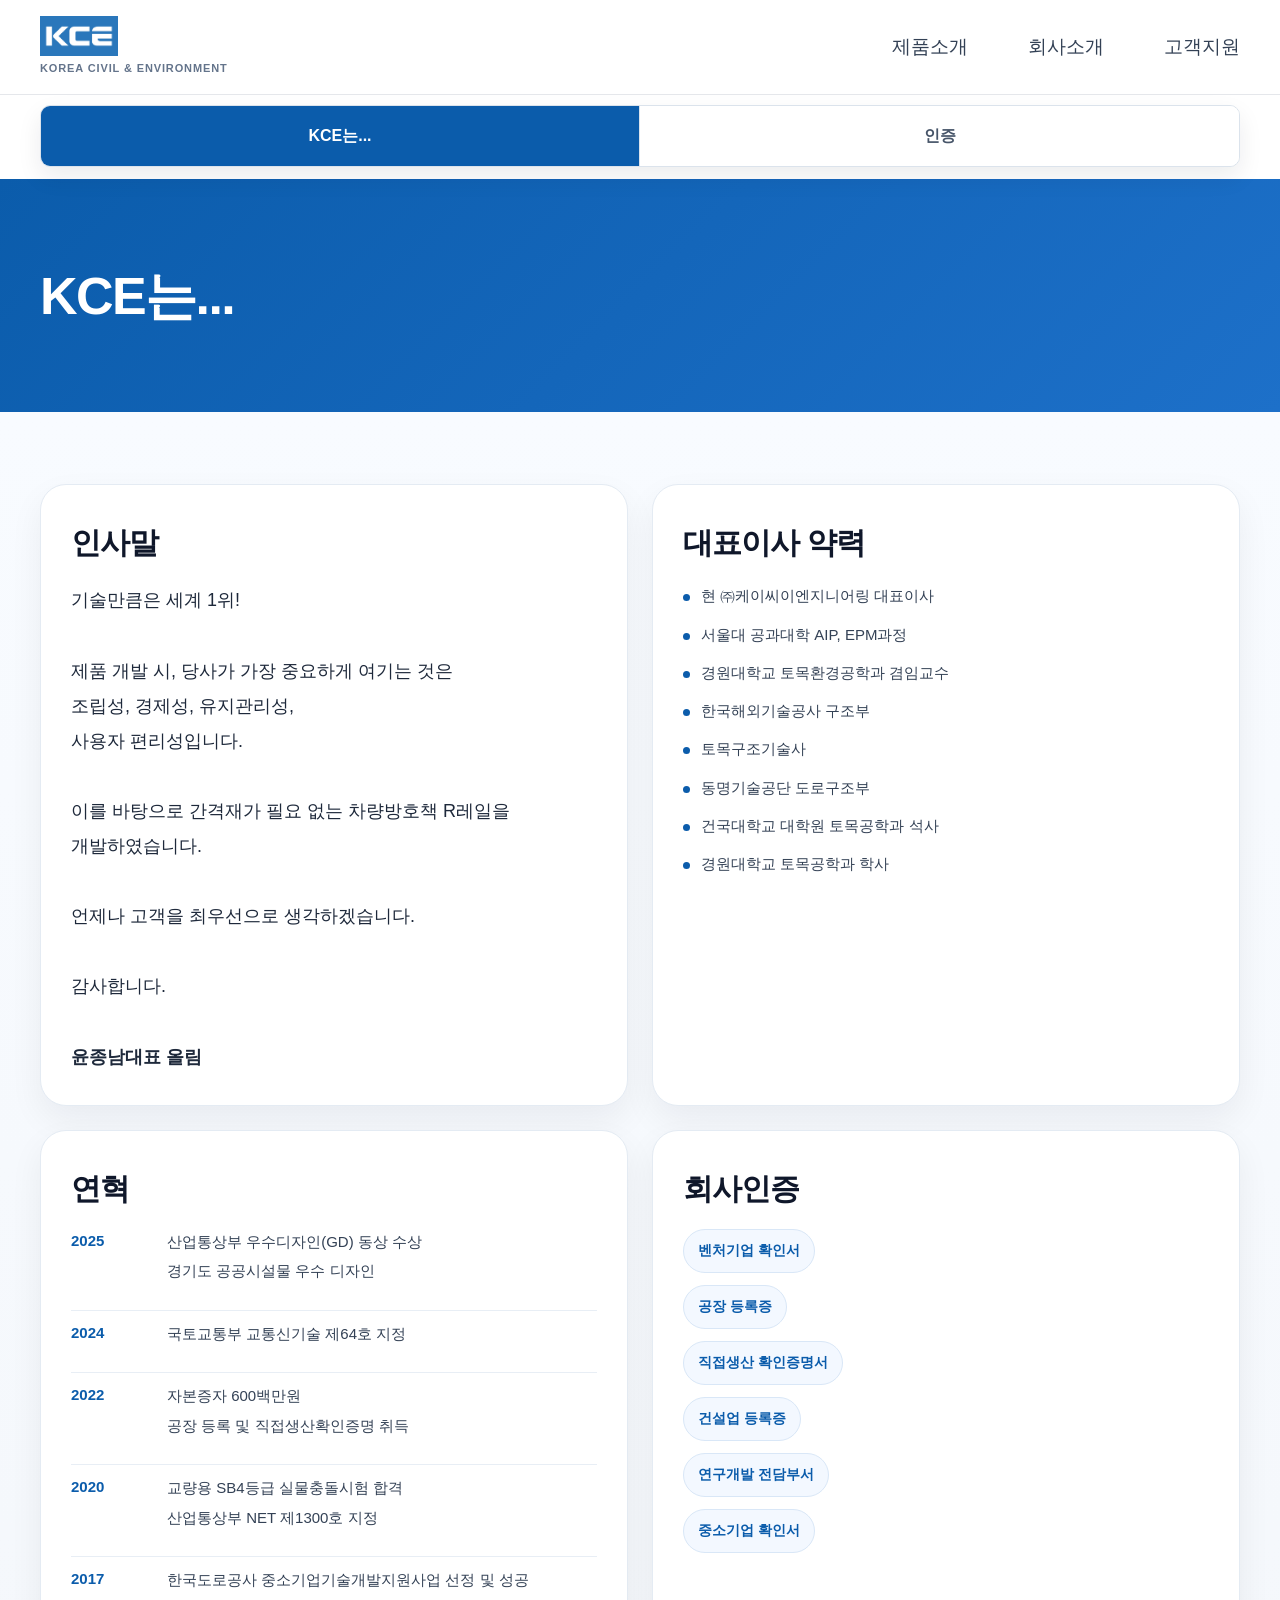
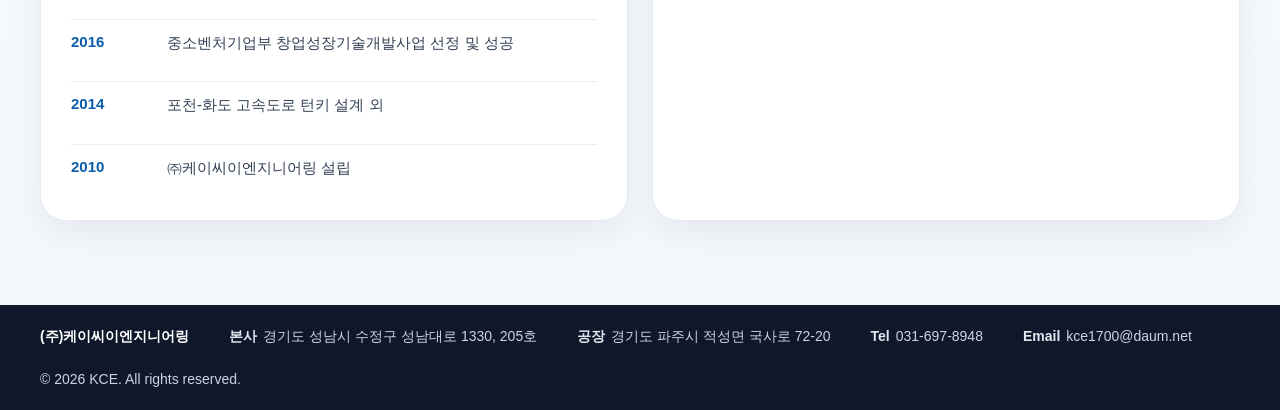
<file: about.html>
<!DOCTYPE html>
<html lang="ko">
<head>
  <meta charset="UTF-8">
  <title>회사소개 | KCE</title>
  <meta name="viewport" content="width=device-width, initial-scale=1.0">
  <link rel="stylesheet" href="style.css">
  <link rel="stylesheet" href="about.css">
</head>
<body>

<header>
  <div class="container nav">
    <a href="index.html" class="brand">
      <img src="images/logo.jpg" alt="KCE 로고">
      <small>KOREA CIVIL & ENVIRONMENT</small>
    </a>

    <nav class="menu mega-menu">
      <div class="menu-top">
        <div class="menu-group">
          <a href="#products" class="menu-main">제품소개</a>
          <div class="submenu-list">
            <a href="product_1.html">차량방호책</a>
            <a href="product_2.html">교량용 펜스</a>
            <a href="product_3.html">보행자용 펜스</a>
          </div>
        </div>

        <div class="menu-group">
          <a href="about.html" class="menu-main">회사소개</a>
          <div class="submenu-list">
            <a href="about.html">KCE는...</a>
            <a href="patent.html">인증</a>
          </div>
        </div>

        <div class="menu-group">
          <a href="#contact" class="menu-main">고객지원</a>
          <div class="submenu-list">
            <a href="notice.html">자료실</a>
            <a href="location.html">오시는길</a>
          </div>
        </div>
      </div>
    </nav>
  </div>
</header>

<section class="about-subnav-wrap">
  <div class="container">
    <div class="about-subnav">
      <a href="about.html" class="about-subnav-item active">KCE는...</a>
      <a href="patent.html" class="about-subnav-item">인증</a>
    </div>
  </div>
</section>

<section class="sub-hero">
  <div class="container">
    <h1>KCE는...</h1>
  </div>
</section>

<section class="about-overview-section">
  <div class="container">
    <div class="about-grid">

      <!-- 1. 인사말 -->
      <article class="about-card about-card--greeting">
        <div class="about-card-head">
          <h2 class="about-card-title">인사말</h2>
        </div>

        <div class="about-card-body">
          <p class="greeting-text">
            기술만큼은 세계 1위!<br><br>
            제품 개발 시, 당사가 가장 중요하게 여기는 것은<br>
            조립성, 경제성, 유지관리성, <br>사용자 편리성입니다.<br><br>
            이를 바탕으로 간격재가 필요 없는 차량방호책 R레일을 개발하였습니다.<br><br>
            언제나 고객을 최우선으로 생각하겠습니다.<br><br>
            감사합니다.<br><br>
            <strong>윤종남대표 올림</strong>
          </p>
        </div>
      </article>

      <!-- 2. 대표이사 약력 -->
      <article class="about-card about-card--profile">
        <div class="about-card-head">
          <h2 class="about-card-title">대표이사 약력</h2>
        </div>

        <div class="about-card-body">
          <ul class="profile-list">
            <li>현 ㈜케이씨이엔지니어링 대표이사</li>
            <li>서울대 공과대학 AIP, EPM과정</li>
            <li>경원대학교 토목환경공학과 겸임교수</li>
            <li>한국해외기술공사 구조부</li>
            <li>토목구조기술사</li>
            <li>동명기술공단 도로구조부</li>
            <li>건국대학교 대학원 토목공학과 석사</li>
            <li>경원대학교 토목공학과 학사</li>
          </ul>
        </div>
      </article>

      <!-- 3. 연혁 -->
      <article class="about-card about-card--history">
        <div class="about-card-head">
          <h2 class="about-card-title">연혁</h2>
        </div>

        <div class="about-card-body">
          <div class="history-list">
            <div class="history-row">
              <div class="history-year">2025</div>
              <div class="history-text">
                <p>산업통상부 우수디자인(GD) 동상 수상</p>
                <p>경기도 공공시설물 우수 디자인</p>
              </div>
            </div>

            <div class="history-row">
              <div class="history-year">2024</div>
              <div class="history-text">
                <p>국토교통부 교통신기술 제64호 지정</p>
              </div>
            </div>

            <div class="history-row">
              <div class="history-year">2022</div>
              <div class="history-text">
                <p>자본증자 600백만원</p>
                <p>공장 등록 및 직접생산확인증명 취득</p>
              </div>
            </div>

            <div class="history-row">
              <div class="history-year">2020</div>
              <div class="history-text">
                <p>교량용 SB4등급 실물충돌시험 합격</p>
                <p>산업통상부 NET 제1300호 지정</p>
              </div>
            </div>

            <div class="history-row">
              <div class="history-year">2017</div>
              <div class="history-text">
                <p>한국도로공사 중소기업기술개발지원사업 선정 및 성공</p>
              </div>
            </div>

            <div class="history-row">
              <div class="history-year">2016</div>
              <div class="history-text">
                <p>중소벤처기업부 창업성장기술개발사업 선정 및 성공</p>
              </div>
            </div>

            <div class="history-row">
              <div class="history-year">2014</div>
              <div class="history-text">
                <p>포천-화도 고속도로 턴키 설계 외</p>
              </div>
            </div>

            <div class="history-row">
              <div class="history-year">2010</div>
              <div class="history-text">
                <p>㈜케이씨이엔지니어링 설립</p>
              </div>
            </div>
          </div>
        </div>
      </article>

      <!-- 4. 회사인증 -->
      <article class="about-card about-card--cert">
        <div class="about-card-head">
          <h2 class="about-card-title">회사인증</h2>
        </div>

        <div class="about-card-body">
          <div class="cert-list">
            <div class="cert-chip">벤처기업 확인서</div>
            <div class="cert-chip">공장 등록증</div>
            <div class="cert-chip">직접생산 확인증명서</div>
            <div class="cert-chip">건설업 등록증</div>
            <div class="cert-chip">연구개발 전담부서</div>
            <div class="cert-chip">중소기업 확인서</div>
            
          </div>
        </div>
      </article>

    </div>
  </div>
</section>

<footer>
  <div class="container footer-row">
    <div class="footer-info-row">
      <div class="footer-item">
        <strong>(주)케이씨이엔지니어링</strong>
      </div>

      <div class="footer-item">
        <span class="label">본사</span>
        <span class="value">경기도 성남시 수정구 성남대로 1330, 205호</span>
      </div>

      <div class="footer-item">
        <span class="label">공장</span>
        <span class="value">경기도 파주시 적성면 국사로 72-20</span>
      </div>

      <div class="footer-item">
        <span class="label">Tel</span>
        <span class="value">031-697-8948</span>
      </div>

      <div class="footer-item">
        <span class="label">Email</span>
        <span class="value">kce1700@daum.net</span>
      </div>
    </div>
    <div>© 2026 KCE. All rights reserved.</div>
  </div>
</footer>

</body>
</html>
</file>
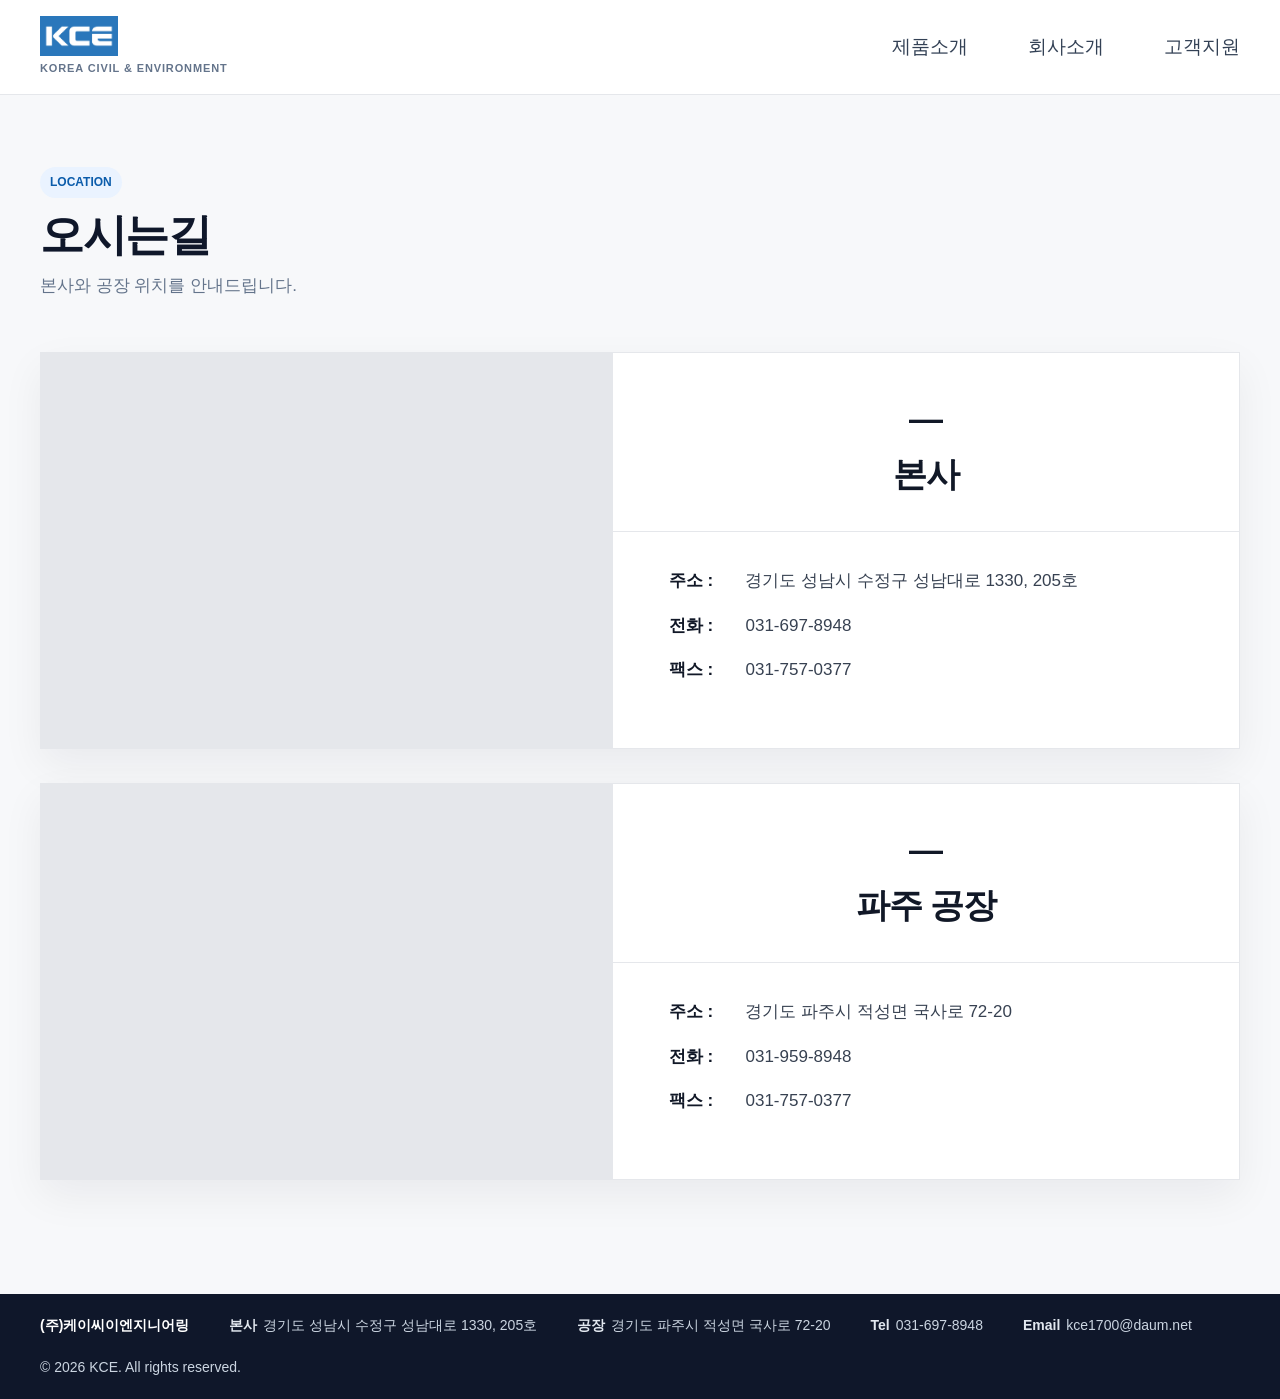
<file: location.html>
<!DOCTYPE html>
<html lang="ko">
<head>
  <meta charset="UTF-8">
  <meta name="viewport" content="width=device-width, initial-scale=1.0">
  <title>오시는길 | KCE</title>
  <link rel="stylesheet" href="style.css">
  <link rel="stylesheet" href="location.css">
</head>
<body>
  <header>
    <div class="container nav">
      <a href="index.html" class="brand">
        <img src="images/logo.jpg" alt="KCE 로고">
        <small>KOREA CIVIL & ENVIRONMENT</small>
      </a>

      <nav class="menu mega-menu">
        <div class="menu-top">
          <div class="menu-group">
            <a href="product_1.html" class="menu-main">제품소개</a>
            <div class="submenu-list">
              <a href="product_1.html">차량방호책</a>
              <a href="product_2.html">교량용 펜스</a>
              <a href="product_3.html">보행자용 펜스</a>
            </div>
          </div>

          <div class="menu-group">
            <a href="about.html" class="menu-main">회사소개</a>
            <div class="submenu-list">
              <a href="about.html">KCE는...</a>
              <a href="patent.html">인증</a>
            </div>
          </div>

          <div class="menu-group">
            <a href="location.html" class="menu-main">고객지원</a>
            <div class="submenu-list">
              <a href="notice.html">자료실</a>
              <a href="location.html">오시는길</a>
            </div>
          </div>
        </div>
      </nav>
    </div>
  </header>

  <main class="location-page">
    <section class="location-hero">
      <div class="container">
        <span class="tag">LOCATION</span>
        <h1 class="location-page-title">오시는길</h1>
        <p class="location-page-desc">
          본사와 공장 위치를 안내드립니다.
        </p>
      </div>
    </section>

    <section class="location-section">
      <div class="container">
        <div class="location-block">
          <div class="location-map">
            <iframe
              src="https://www.google.com/maps?q=경기도+성남시+수정구+성남대로+1330&output=embed"
              loading="lazy"
              allowfullscreen
              referrerpolicy="no-referrer-when-downgrade"></iframe>
          </div>

          <div class="location-info-box">
            <div class="location-symbol">—</div>
            <h2>본사</h2>
            <div class="location-divider"></div>

            <div class="location-meta">
              <p><strong>주소 :</strong> 경기도 성남시 수정구 성남대로 1330, 205호</p>
              <p><strong>전화 :</strong> 031-697-8948</p>
              <p><strong>팩스 :</strong> 031-757-0377</p>
            </div>
          </div>
        </div>

        <div class="location-block">
          <div class="location-map">
            <iframe
              src="https://www.google.com/maps?q=경기도+파주시+적성면+국사로+72-20&output=embed"
              loading="lazy"
              allowfullscreen
              referrerpolicy="no-referrer-when-downgrade"></iframe>
          </div>

          <div class="location-info-box">
            <div class="location-symbol">—</div>
            <h2>파주 공장</h2>
            <div class="location-divider"></div>

            <div class="location-meta">
              <p><strong>주소 :</strong> 경기도 파주시 적성면 국사로 72-20</p>
              <p><strong>전화 :</strong> 031-959-8948</p>
              <p><strong>팩스 :</strong> 031-757-0377</p>
            </div>
          </div>
        </div>
      </div>
    </section>
  </main>

  <footer>
        <div class="container footer-row">
        <div class="footer-info-row">
          <div class="footer-item">
            <strong>(주)케이씨이엔지니어링</strong>
          </div>

          <div class="footer-item">
            <span class="label">본사</span>
            <span class="value">경기도 성남시 수정구 성남대로 1330, 205호</span>
          </div>

          <div class="footer-item">
            <span class="label">공장</span>
            <span class="value">경기도 파주시 적성면 국사로 72-20</span>
          </div>

          <div class="footer-item">
            <span class="label">Tel</span>
            <span class="value">031-697-8948</span>
          </div>

          <div class="footer-item">
            <span class="label">Email</span>
            <span class="value">kce1700@daum.net</span>
          </div>
        </div>
      <div>© 2026 KCE. All rights reserved.</div>
    </div>
  </footer>
</body>
</html>
</file>
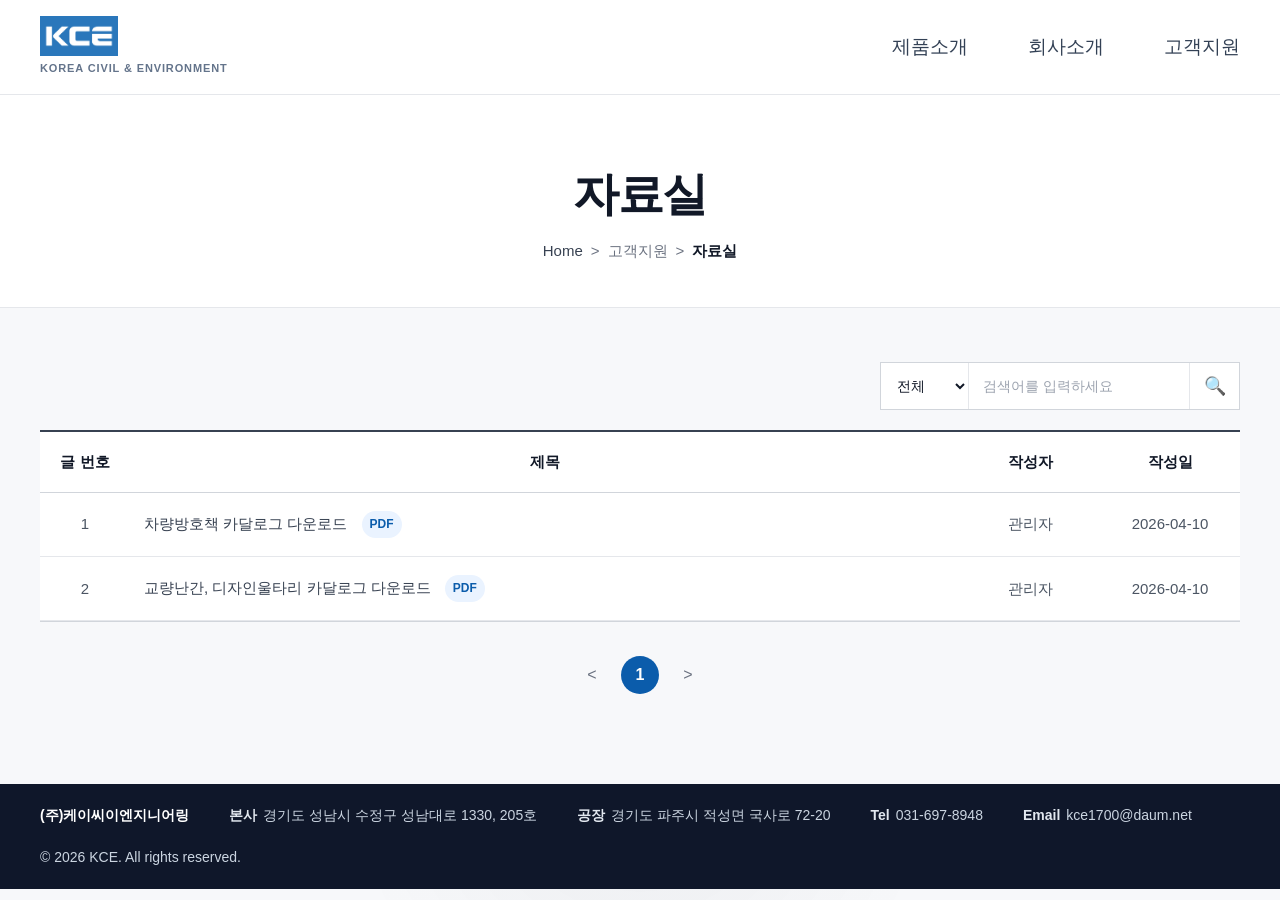
<file: notice.html>
<!DOCTYPE html>
<html lang="ko">
<head>
  <meta charset="UTF-8">
  <meta name="viewport" content="width=device-width, initial-scale=1.0">
  <title>공지사항 | KCE</title>
  <link rel="stylesheet" href="style.css">
  <link rel="stylesheet" href="notice.css">
</head>
<body>
  <header>
    <div class="container nav">
      <a href="index.html" class="brand">
        <img src="images/logo.jpg" alt="KCE 로고">
        <small>KOREA CIVIL & ENVIRONMENT</small>
      </a>

      <nav class="menu mega-menu">
        <div class="menu-top">
          <div class="menu-group">
            <a href="product_1.html" class="menu-main">제품소개</a>
            <div class="submenu-list">
              <a href="product_1.html">차량방호책</a>
              <a href="product_2.html">교량용 펜스</a>
              <a href="product_3.html">보행자용 펜스</a>
            </div>
          </div>

          <div class="menu-group">
            <a href="about.html" class="menu-main">회사소개</a>
            <div class="submenu-list">
              <a href="about.html">KCE는...</a>
              <a href="patent.html">인증</a>
            </div>
          </div>

          <div class="menu-group">
            <a href="notice.html" class="menu-main">고객지원</a>
            <div class="submenu-list">
              <a href="notice.html">자료실</a>
              <a href="location.html">오시는길</a>
            </div>
          </div>
        </div>
      </nav>
    </div>
  </header>

  <main class="notice-page">
    <section class="notice-hero">
      <div class="container">
        <h1 class="notice-page-title">자료실</h1>
        <div class="notice-breadcrumb">
          <a href="index.html">Home</a>
          <span>&gt;</span>
          <span>고객지원</span>
          <span>&gt;</span>
          <strong>자료실</strong>
        </div>
      </div>
    </section>

    <section class="notice-board-section">
      <div class="container">
        <div class="notice-toolbar">
          <div class="notice-toolbar-left"></div>

          <form class="notice-search" action="#" method="get">
            <select name="searchType">
              <option value="all">전체</option>
              <option value="title">제목</option>
              <option value="writer">작성자</option>
            </select>
            <input type="text" name="keyword" placeholder="검색어를 입력하세요">
            <button type="submit" aria-label="검색">🔍</button>
          </form>
        </div>

        <div class="notice-table-wrap">
            <table class="notice-table">
                <colgroup>
                    <col style="width: 90px;">
                    <col>
                    <col style="width: 140px;">
                    <col style="width: 140px;">
                </colgroup>
                <thead>
                    <tr>
                    <th>글 번호</th>
                    <th>제목</th>
                    <th>작성자</th>
                    <th>작성일</th>
                    </tr>
                </thead>
                <tbody>
                    <tr>
                    <td>1</td>
                    <td class="notice-title-cell">
                        <a href="files/main_catalog.pdf" 
                        target="_blank" 
                        rel="noopener noreferrer" >
                         차량방호책 카달로그 다운로드
                        </a>
                        <span class="file-badge">PDF</span>
                    </td>
                    <td>관리자</td>
                    <td>2026-04-10</td>
                    </tr>

                    <tr>
                    <td>2</td>
                    <td class="notice-title-cell">
                        <a href="files/main_catalog2.pdf" 
                        target="_blank" 
                        rel="noopener noreferrer" >
                          교량난간, 디자인울타리 카달로그 다운로드
                        </a>
                        <span class="file-badge">PDF</span>
                    </td>
                    <td>관리자</td>
                    <td>2026-04-10</td>
                    </tr>

                    <tr>
                    <!--<td>3</td>
                    <td class="notice-title-cell">
                        <a href="files/KCE_제품사양서.zip" download>
                        제품 사양서 모음
                        </a>
                        <span class="file-badge">ZIP</span>
                    </td>
                    <td>관리자</td>
                    <td>2026-04-07</td>
                    </tr>-->
                </tbody>
            </table>
        </div>

        <div class="notice-pagination">
          <a href="#" class="page-arrow">&lt;</a>
          <a href="#" class="active">1</a>
          <a href="#" class="page-arrow">&gt;</a>
        </div>
      </div>
    </section>
  </main>

  <footer>
        <div class="container footer-row">
        <div class="footer-info-row">
          <div class="footer-item">
            <strong>(주)케이씨이엔지니어링</strong>
          </div>

          <div class="footer-item">
            <span class="label">본사</span>
            <span class="value">경기도 성남시 수정구 성남대로 1330, 205호</span>
          </div>

          <div class="footer-item">
            <span class="label">공장</span>
            <span class="value">경기도 파주시 적성면 국사로 72-20</span>
          </div>

          <div class="footer-item">
            <span class="label">Tel</span>
            <span class="value">031-697-8948</span>
          </div>

          <div class="footer-item">
            <span class="label">Email</span>
            <span class="value">kce1700@daum.net</span>
          </div>
        </div>
      <div>© 2026 KCE. All rights reserved.</div>
    </div>
  </footer>
</body>
</html>
</file>
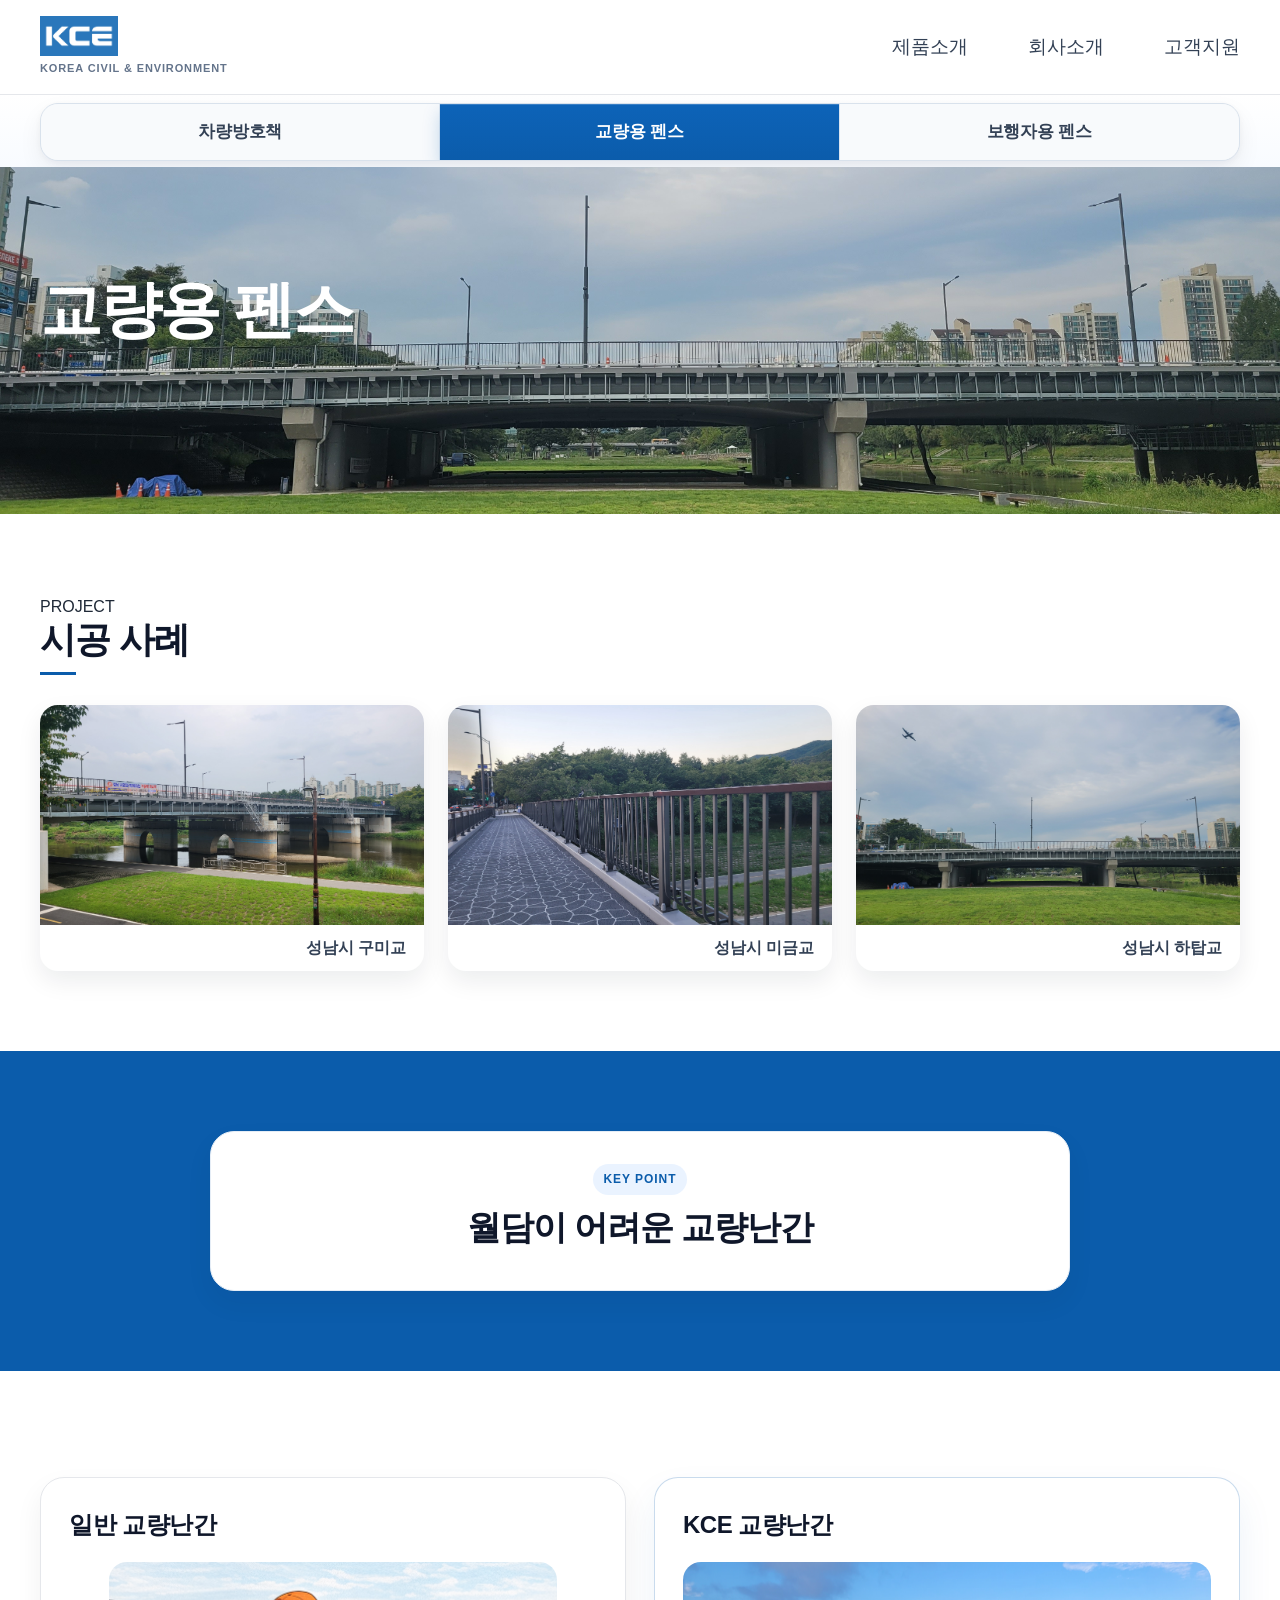
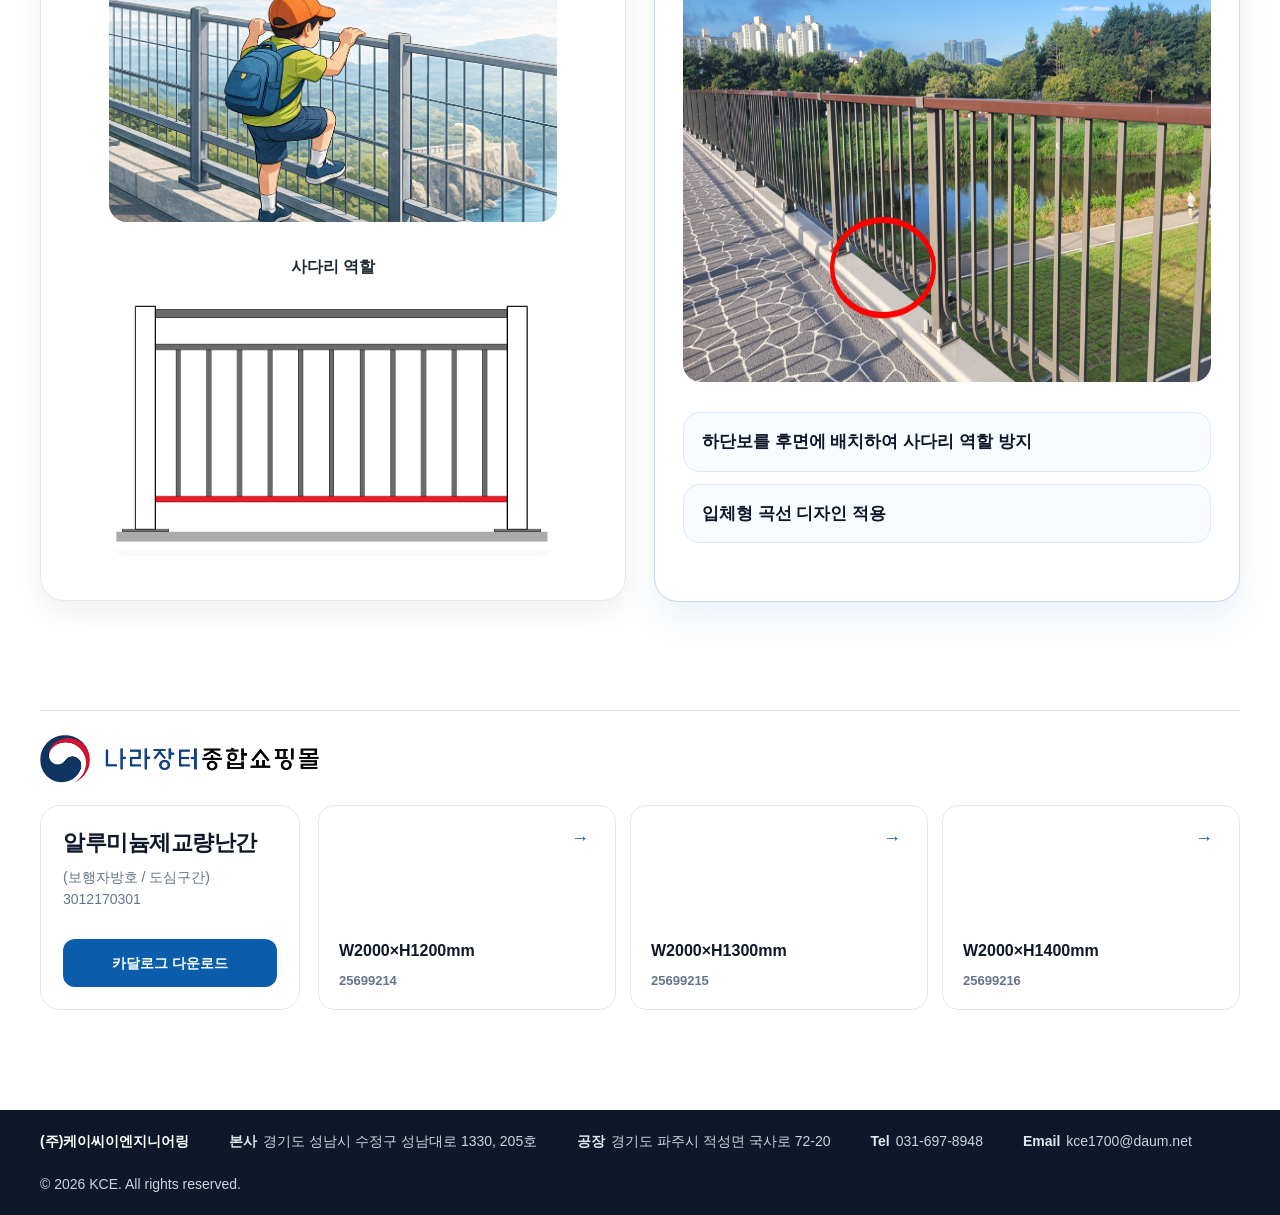
<file: product_2.html>
<!DOCTYPE html>
<html lang="ko">
<head>
  <meta charset="UTF-8" />
  <title>교량용 펜스 | KCE</title>
  <link rel="stylesheet" href="style.css" />
  <link rel="stylesheet" href="product.css" />
</head>
<body class="product-2-page">
<header>
  <div class="container nav">
    <a href="index.html" class="brand">
      <img src="images/logo.jpg" alt="KCE 로고">
      <small>KOREA CIVIL & ENVIRONMENT</small>
    </a>

    <nav class="menu mega-menu">
        <div class="menu-top">
          <div class="menu-group">
            <a href="#products" class="menu-main">제품소개</a>
            <div class="submenu-list">
                <a href="product_1.html">차량방호책</a>
                <a href="product_2.html">교량용 펜스</a>
                <a href="product_3.html">보행자용 펜스</a>
            </div>
            </div>
            <div class="menu-group">
            <a href="about.html" class="menu-main">회사소개</a>
            <div class="submenu-list">
                <a href="about.html">KCE는...</a>
                <a href="patent.html">인증</a>
            </div>
          </div>
            <div class="menu-group">
            <a href="#contact" class="menu-main">고객지원</a>
            <div class="submenu-list">
                <a href="notice.html">자료실</a>
                <a href="location.html">오시는길</a>
            </div>
            </div>
        </div>
    </nav>
  </div>
</header>
<main class="product-page">
    <section class="product-subnav-section">
    <div class="container">
          <div class="product-subnav-wrap hero-top">
              <div class="product-subnav">
                <a href="product_1.html" class="product-subnav-item ">차량방호책</a>
                <a href="product_2.html" class="product-subnav-item active ">교량용 펜스</a>
                <a href="product_3.html" class="product-subnav-item">보행자용 펜스</a>
              </div>
          </div>
    </div>
  </section>

  <!-- 상단 -->
  <section class="product-hero">
    <div class="container">

      <h1>교량용 펜스</h1>

    </div>
  </section>

  
  <!-- 시공 사례 -->
  <section class="product-gallery-section">
    <div class="container">
      <span class="section-tag">PROJECT</span>
      <h2 class="section-title">시공 사례</h2>

      <div class="project-gallery">
        <figure class="gallery-card">
          <img src="images/gumi.jpg" alt="구미교 시공사례" />
          <figcaption>성남시 구미교</figcaption>
        </figure>

        <figure class="gallery-card">
          <img src="images/migum.jpg" alt="미금교 시공사례" />
          <figcaption>성남시 미금교</figcaption>
        </figure>

        <figure class="gallery-card">
          <img src="images/hatop.jpg" alt="하탑교 시공사례" />
          <figcaption>성남시 하탑교</figcaption>
        </figure>
      </div>
    </div>
  </section>

<!-- 핵심 특징 -->
  <section class="highlight-section bridge-highlight-section">
    <div class="container">
      <div class="bridge-highlight-box">
        <span class="bridge-highlight-label">KEY POINT</span>
        <h2>월담이 어려운 교량난간</h2>

      </div>
    </div>
  </section>



  <!-- 비교 영역 -->
  <section class="compare-section">
    <div class="container">


      <div class="compare-grid">
        <!-- 타사 -->
        <div class="compare-card compare-card-other">
          <div class="compare-head">
            <h3>일반 교량난간</h3>
          </div>

          <div class="compare-images two">
            <figure class="compare-image-box">
              <img src="images/warning-child.png" alt="타사 교량난간 사진 1">
            </figure>
            <strong>사다리 역할</strong>
            <figure class="compare-image-box1_2">
              <img src="images/another2.png" alt="타사 교량난간 사진 2">
            </figure>
          </div>
        </div>

        <!-- 자사 -->
        <div class="compare-card compare-card-kce">
          <div class="compare-head">
            <h3>KCE 교량난간</h3>
          </div>

          <div class="compare-images one">
            <figure class="compare-image-box2 compare-image-box-large">
              <img src="images/our_2.png" alt="KCE 교량용 펜스 사진">
            </figure>
          </div>

          <div class="compare-points">
            <div class="compare-point">
              <strong>하단보를 후면에 배치하여 사다리 역할 방지</strong>
            </div>
            <div class="compare-point">
              <strong>입체형 곡선 디자인 적용</strong>
            </div>

          </div>
        </div>
      </div>
    </div>
  </section>


  <!-- 나라장터 -->
  <section class="cert-section3 bridge-nara-section">
    <div class="container">
      <div class="mall-title">
        <img src="images/nara_1.png" alt="나라장터 종합쇼핑몰">
      </div>

      <div class="product-detail-wrap">
        <!-- 좌측 정보 -->
        <div class="product-info">
          <h3>알루미늄제교량난간</h3>
          <p class="product-code">(보행자방호 / 도심구간)</p>
          <p class="product-code">3012170301</p>
          <a href="files/main_catalog2.pdf" 
          target="_blank" 
          rel="noopener noreferrer" 
          class="catalog-download-btn" >
            카달로그 다운로드
          </a>
        </div>

        <!-- 우측 리스트 -->
        <div class="product-list product-list-simple">
 
          <a href="https://shop.g2b.go.kr//link/GMSF001_01/?ctrtItemMngNo=0024B1455_1020000003" 
           target="_blank" 
          rel="noopener noreferrer" 
          class="product-item-simple">
            <span class="simple-arrow">→</span>              
            <div class="simple-text">
              <p class="model-name">W2000×H1200mm</p>
              <p class="product-id">25699214</p>
            </div>
          </a>

          <a href="https://shop.g2b.go.kr//link/GMSF001_01/?ctrtItemMngNo=0024B1455_1020000004" 
           target="_blank" 
          rel="noopener noreferrer" 
          class="product-item-simple">
            <span class="simple-arrow">→</span>
            <div class="simple-text">
              <p class="model-name">W2000×H1300mm</p>
              <p class="product-id">25699215</p>
            </div>
          </a>

          <a href="https://shop.g2b.go.kr//link/GMSF001_01/?ctrtItemMngNo=0024B1455_1020000005" 
           target="_blank" 
            rel="noopener noreferrer" 
            class="product-item-simple">
            <span class="simple-arrow">→</span>
            <div class="simple-text">
              <p class="model-name">W2000×H1400mm</p>
              <p class="product-id">25699216</p>
            </div>
          </a>
        </div>
      </div>
    </div>
  </section>
</main>

</body>
  <footer>
        <div class="container footer-row">
        <div class="footer-info-row">
          <div class="footer-item">
            <strong>(주)케이씨이엔지니어링</strong>
          </div>

          <div class="footer-item">
            <span class="label">본사</span>
            <span class="value">경기도 성남시 수정구 성남대로 1330, 205호</span>
          </div>

          <div class="footer-item">
            <span class="label">공장</span>
            <span class="value">경기도 파주시 적성면 국사로 72-20</span>
          </div>

          <div class="footer-item">
            <span class="label">Tel</span>
            <span class="value">031-697-8948</span>
          </div>

          <div class="footer-item">
            <span class="label">Email</span>
            <span class="value">kce1700@daum.net</span>
          </div>
        </div>
      <div>© 2026 KCE. All rights reserved.</div>
    </div>
  </footer>
</html>
</file>
<file: style.css>
* { box-sizing: border-box; }

html {
  scroll-behavior: smooth;
}

body {
  margin: 0;
  font-family: "Pretendard", "Noto Sans KR", Arial, sans-serif;
  color: #1f2937;
  background: #f7f8fa;
  line-height: 1.6;
}

body::before {
  content: "";
  position: fixed;
  inset: 0;
  pointer-events: none;
  background:
    radial-gradient(circle at 10% 20%, rgba(11, 92, 171, 0.08), transparent 28%),
    radial-gradient(circle at 90% 15%, rgba(59, 130, 246, 0.06), transparent 24%),
    radial-gradient(circle at 50% 85%, rgba(15, 23, 42, 0.05), transparent 30%);
  z-index: -1;
}

a {
  text-decoration: none;
  color: inherit;
}

img {
  max-width: 100%;
  display: block;
}

.container {
  width: min(1200px, calc(100% - 32px));
  margin: 0 auto;
}

header {
  position: sticky;
  top: 0;
  z-index: 200;
  background: rgba(255,255,255,0.96);
  backdrop-filter: blur(8px);
  border-bottom: 1px solid #e5e7eb;
}

.nav {
  display: flex;
  align-items: center;
  justify-content: space-between;
  padding: 16px 0;
  gap: 20px;
}


.brand {
  display: flex;
  flex-direction: column;   /* 로고 위 / 텍스트 아래 */
  align-items: flex-start;

  font-weight: 800;
  letter-spacing: -0.02em;
  color: #0f172a;

  transition: transform 0.25s ease, color 0.25s ease, background 0.25s ease, box-shadow 0.25s ease;
}

/* 로고 이미지 */
.brand img {
  height: 40px;   /* 여기로 크기 조절 */
}

/* 아래 텍스트 유지 */
.brand small {
  display: block;
  font-size: 11px;
  font-weight: 600;
  color: #64748b;
  letter-spacing: 0.08em;
  margin-top: 4px;
}

.menu {
  display: flex;
  gap: 30px; /*상단바 항목 사이간격*/
  font-size: 15px;
  color: #334155;
  flex-wrap: wrap;
}

.menu a {
  transition: transform 0.25s ease, color 0.25s ease, background 0.25s ease, box-shadow 0.25s ease;
  font-size: 19px; /*상단바 글자크기*/

}



.menu a:hover {
  color: #0b5cab;
  transform: translateY(-2px); /*메뉴바 위로 뜸*/
}

.hero {
  background:
    linear-gradient(rgba(15, 23, 42, 0.56), rgba(15, 23, 42, 0.62)),
    url('images/main.jpg') center/cover;
  color: white;
  position: relative;/*기준잡기*/
}

.hero-inner {
  min-height: 78vh;
  display: flex;
  align-items: center;
  padding: 96px 0 88px;
}

/* 나라장터 배지 - 기존 hero-badge / hero-badge img 교체 */
.hero-badge {
  position: absolute;
  top: 34px;
  right: max(calc((100% - 1200px) / 2), 16px);
  z-index: 10;

  display: flex;
  align-items: center;
  justify-content: center;

  padding: 14px 20px;
  border-radius: 18px;

  /* 핵심: 흰색 강조 */
  background: rgba(255, 255, 255, 0.88);
  border: 1px solid rgba(255, 255, 255, 0.9);

  /* 그림자도 깔끔하게 */
  box-shadow:
    0 12px 28px rgba(15, 23, 42, 0.18);

  backdrop-filter: blur(6px);
  animation: heroFadeUp 0.9s ease both;
  animation-delay: 0.08s;
}

.hero-badge-link {
  display: inline-block;
}

.hero-badge {
  gap: 0;
  transition: transform 0.25s ease, box-shadow 0.25s ease, background 0.25s ease;
}

.hero-badge-text {
  max-width: 0;
  opacity: 0;
  overflow: hidden;
  white-space: nowrap;
  margin-left: 0;
  color: #0f172a;
  font-size: 14px;
  font-weight: 700;
  transform: translateX(-4px);
  transition:
    max-width 0.32s ease,
    opacity 0.22s ease,
    transform 0.25s ease,
    margin-left 0.25s ease;
}

.hero-badge-link:hover .hero-badge,
.hero-badge-link:focus-visible .hero-badge {
  transform: translateY(-2px);
  box-shadow: 0 16px 34px rgba(15, 23, 42, 0.22);
}

.hero-badge-link:hover .hero-badge-text,
.hero-badge-link:focus-visible .hero-badge-text {
  max-width: 180px;
  opacity: 1;
  margin-left: 12px;
  transform: translateX(4px);
}


.hero-badge::before {
  content: "";
  position: absolute;
  inset: 0;
  border-radius: inherit;
  background: linear-gradient(
    135deg,
    rgba(255,255,255,0.5),
    rgba(255,255,255,0.1)
  );
  pointer-events: none;
}

.hero-badge img {
  position: relative;
  z-index: 1;
  height: 40px;
  opacity: 1;
  filter: none;
  
  /* 이미지에 따로 애니메이션 주지 않기 */
  animation: none;
}

/* 모바일에서는 너무 튀지 않게 */
@media (max-width: 980px) {
  .hero-badge {
    top: 22px;
    right: 16px;
    padding: 10px 14px;
    border-radius: 16px;
  }

  .hero-badge img {
    height: 32px;
  }
}

.hero-copy {
  max-width: 780px;
}

.hero-copy > * {
  animation: heroFadeUp 0.9s ease both;
}

.hero h1 {
  line-height: 1.4;  /* 숫자 키우면 간격 넓어짐 */
}

.hero-copy > *:nth-child(2) { animation-delay: 0.08s; }
.hero-copy > *:nth-child(3) { animation-delay: 0.16s; }
.hero-copy > *:nth-child(4) { animation-delay: 0.24s; }

.eyebrow {
  display: inline-block;
  font-size: 13px;
  font-weight: 700;
  letter-spacing: 0.12em;
  color: #cbd5e1;
  margin-bottom: 12px;
}

h1 {
  margin: 0 0 18px;
  font-size: clamp(34px, 5vw, 60px);
  line-height: 1.15;
  letter-spacing: -0.03em;
}

.hero p {
  margin: 0;
  font-size: clamp(17px, 2vw, 21px);
  color: #e2e8f0;
  max-width: 680px;
}

.hero-actions {
  margin-top: 28px;
  display: flex;
  gap: 12px;
  flex-wrap: wrap;
}

.btn {
  display: inline-flex;
  align-items: center;
  justify-content: center;
  padding: 14px 22px;
  border-radius: 999px;
  font-weight: 700;
  transition: transform 0.25s ease, color 0.25s ease, background 0.25s ease, box-shadow 0.25s ease;
  border: 1px solid transparent;
}

.btn:hover {
  transform: translateY(-2px);
  box-shadow: 0 14px 28px rgba(11, 92, 171, 0.18);
}

.btn-primary {
  background: linear-gradient(135deg, #0b5cab, #1d70c9);
  color: white;
  box-shadow: 0 14px 30px rgba(11, 92, 171, 0.22);
}

.btn-primary:hover {
  background: #094a8a;
}

.btn-secondary {
  border-color: rgba(255,255,255,0.45);
  color: white;
  background: rgba(255,255,255,0.06);
}

.btn-secondary:hover {
  background: rgba(255,255,255,0.12);
}

section {
  padding: 72px 0; /*항목별 사이간격*/
  padding-top: 50px;
  position: relative;
}

section::after {
  display: none;/*고객지원 위 선 없애기*/
  content: "";
  position: absolute;
  left: 50%;
  bottom: 0;
  width: min(88%, 1100px);
  height: 1px;
  transform: translateX(-50%);
  background: linear-gradient(90deg, transparent, rgba(148, 163, 184, 0.38), transparent);
}

.hero::after,
footer::after {
  display: none;
}

.section-title {
  margin-bottom: 12px;
  margin-top: 0;
  font-size: 38px;
  line-height: 1.18;
  letter-spacing: -0.03em;
  color: #0f172a;
}

.section-desc {
  margin: 0 0 42px;
  color: #475569;
  max-width: 720px;
  font-size: 17px;
}

.intro-grid,
.card-grid,
.project-grid,
.contact-grid {
  display: grid;
  gap: 20px;
}

.intro-grid {
  display: flex;
  gap: 20px;
  align-items: stretch;
}

.intro-grid:has(.about-link-card:hover) .about-link-card,
.intro-grid:has(.about-link-card:focus-visible) .about-link-card {
  flex: 0.92;
}

.intro-grid .about-link-card:hover,
.intro-grid .about-link-card:focus-visible {
  flex: 1.18;
  z-index: 2;
}


#about {
  background: linear-gradient(180deg, #f8fbff 0%, #f3f7fc 100%);  /* 뒷배경 흰색으로 통일 */
}


#products {
  background: #ffffff;  /* 제품소개 뒷배경 흰색으로 통일 */
}



#contact {
  background: #ffffff;  /* 고객지원 뒷배경 흰색으로 통일 */
}


.about-link-card {
  position: relative;
  flex: 1 1 0;
  min-height: 260px;
  display: flex;
  align-items: flex-end;
  justify-content: flex-start;
  padding: 26px;
  text-align: left;
  font-size: 28px;
  font-weight: 800;
  color: #ffffff;
  letter-spacing: -0.03em;
  border-radius: 24px;
  overflow: hidden;
  cursor: pointer;
  background-size: cover;
  background-position: center;
  border: 1px solid rgba(255,255,255,0.14);
  transition: flex 0.42s ease, transform 0.42s ease, box-shadow 0.42s ease, border-color 0.42s ease;
  isolation: isolate;
}


.about-link-card::before {
  content: "";
  position: absolute;
  inset: 0;
  background: linear-gradient(180deg, rgba(15,23,42,0.34), rgba(15,23,42,0.68));
  transition: background 0.42s ease, opacity 0.42s ease;
  z-index: 0;
}

.about-link-card::after {
  content: "";
  position: absolute;
  inset: 0;
  background:
    linear-gradient(135deg, rgba(255,255,255,0.10), transparent 42%),
    linear-gradient(180deg, rgba(11,92,171,0.06), rgba(11,92,171,0.18));
  opacity: 0;
  transition: opacity 0.42s ease;
  z-index: 0;
}

.about-link-card:hover::before,
.about-link-card:focus-visible::before {
  background: linear-gradient(180deg, rgba(11,92,171,0.26), rgba(15,23,42,0.72));
}

.about-link-card:hover::after,
.about-link-card:focus-visible::after {
  opacity: 1;
}

.about-link-card span {
  position: relative;
  z-index: 1;
  display: inline-block;
  transform: translateY(0);
  transition: transform 0.42s ease, letter-spacing 0.42s ease;
  text-shadow: 0 10px 24px rgba(15, 23, 42, 0.35);
}

.about-link-card span small {
  display: block;
  margin-top: 6px;
  font-size: 13px;
  font-weight: 600;
  letter-spacing: 0.08em;
  color: rgba(255,255,255,0.82);
  text-transform: uppercase;
  transition: color 0.42s ease, opacity 0.42s ease;
}

.about-link-card:nth-child(1) {
  background-image: url('images/com_intro2.png');
}

.about-link-card:nth-child(2) {
  background-image: url('images/reward2.png');
}



.about-link-card:hover,
.about-link-card:focus-visible {
  color: #ffffff;
  transform: translateY(-4px);
  box-shadow: 0 20px 44px rgba(15, 23, 42, 0.16);
  border-color: rgba(148, 197, 255, 0.62);
}

.about-link-card:hover span,
.about-link-card:focus-visible span {
  transform: translateY(-2px);
  letter-spacing: -0.012em;
}

.about-link-card:hover span small,
.about-link-card:focus-visible span small {
  color: rgba(219, 234, 254, 0.96);
}

.card-grid {
  grid-template-columns: repeat(3, minmax(0, 1fr));
    gap: 24px;

}

.project-grid {
  grid-template-columns: repeat(3, minmax(0, 1fr));
}

.contact-grid {
  grid-template-columns: 1fr 1fr;
}

.panel {
  background: white;
  border: 1px solid #e5e7eb;
  border-radius: 24px;
  padding: 28px;
  box-shadow: 0 12px 30px rgba(15, 23, 42, 0.05);
  transition: transform 0.35s ease, box-shadow 0.35s ease, border-color 0.35s ease;
}

.panel:hover,
.project:hover {
  transform: translateY(-8px);
  box-shadow: 0 20px 44px rgba(15, 23, 42, 0.12);
  border-color: #cbd5e1;
}

.panel h3 {
  margin: 0 0 10px;
  font-size: 22px;
  color: #0f172a;
}

/* 제품 카드 공통 */
.product-card {
  position: relative;
  overflow: hidden;
  isolation: isolate;
  background-color: #ffffff;
  min-height: 470px;         /* 카드 전체 높이 */
  padding: 280px 28px 28px;  /* 위쪽 이미지 공간 확보 */
  border: 1px solid #dbe3ec;
  border-radius: 28px;
  transition: transform 0.35s ease, box-shadow 0.35s ease, border 0.35s ease;

}
/*  hover 효과 */
.product-card:hover {
  transform: translateY(-10px); /* 더 확실하게 뜸 */
  box-shadow: 0 28px 60px rgba(11, 92, 171, 0.25);
  border: 1px solid #0b5cab;
}
.product-card:hover::before {
  transform: scale(1.08); /*  이미지 확대 */
}

/* 위쪽 이미지 영역만 차지 */
.product-card::before {
 content: "";
  position: absolute;
  top: 0;
  left: 0;
  right: 0;
  height: 250px;             /* 이미지 높이 */
  background-position: center;
  background-size: cover;
  background-repeat: no-repeat;
  z-index: 0;
  transition: transform 0.5s ease;
}

/* 이미지 위에만 아주 옅은 오버레이 */
.product-card::after {
  content: "";
  position: absolute;
  top: 0;
  left: 0;
  right: 0;
  height: 250px;
  background: rgba(255, 255, 255, 0.18);
  z-index: 1;
}

/* 카드 안 텍스트를 이미지/오버레이 위로 */
.product-card > * {
  position: relative;
  z-index: 2;

}
.product-card h4 {
  transition: color 0.3s ease;
}

.product-card:hover h4 {
  color: #0b5cab;
}

/* 배지 전체 위치 */
.product-badges {
  position: absolute;
  top: 18px;
  left: 18px;
  z-index: 5;
  display: flex;
  flex-direction: column;
  gap: 12px;
}

/* 기본: 아이콘만 보이는 캡슐 */
.badge-item {
  display: flex;
  align-items: center;
  justify-content: flex-start;
  gap: 0;

  width: 56px;
  height: 56px;
  padding: 0;
  border-radius: 999px;
  background: rgba(255, 255, 255, 0.96);
  box-shadow: 0 10px 24px rgba(15, 23, 42, 0.14);
  backdrop-filter: blur(8px);
  overflow: hidden;

  transition:
    width 0.32s ease,
    transform 0.28s ease,
    box-shadow 0.28s ease,
    background 0.28s ease;
}


.product-card:hover .badge-item {
  width: 170px; /*배지 hover시 가로영역*/
  background: #ffffff;
  box-shadow: 0 14px 28px rgba(15, 23, 42, 0.18);

}
/*월담이어려운교량난간*/
.product-card:hover .badge-item.sec {
  width: 200px;
}

/* 긴 텍스트용 배지만 더 넓게 */
.product-card:hover .badge-item.long {
  width: 290px;
}

.product-card:hover .badge-item.midlong {
  width: 270px;
}
/* 카드 전체 hover 시 텍스트 표시 */
.product-card:hover .badge-item span {
  opacity: 1;
  transform: translateX(0);
}

@media (max-width: 980px) {
  .product-card .badge-item {
    width: 170px;
    background: #ffffff;
    box-shadow: 0 14px 28px rgba(15, 23, 42, 0.18);
  }

  .product-card .badge-item.sec {
    width: 200px;
  }

  .product-card .badge-item.long {
    width: 290px;
  }

  .product-card .badge-item.midlong {
    width: 270px;
  }

  .product-card .badge-item span {
    opacity: 1;
    transform: translateX(0);
  }

  .product-2 .badge-item.sec {
    width: 200px;
    background: #ffffff;
    box-shadow: 0 14px 28px rgba(15, 23, 42, 0.18);
    backdrop-filter: blur(8px);
  }

  .product-2 .badge-item.sec span {
    opacity: 1;
    transform: translateX(0);
  }
}


/* 아이콘은 항상 고정 크기 */
.badge-item img {
  flex: 0 0 72px;
  width: 72px;
  height: 72px;
  padding: 8px;
  object-fit: contain;
}

/* 텍스트는 기본 숨김 */
.badge-item span {
  white-space: nowrap;
  font-size: 13px;
  font-weight: 700;
  color: #0f172a;
  opacity: 0;
  transform: translateX(-6px);
  transition: opacity 0.22s ease, transform 0.22s ease;
  padding-right: 14px;
}

/* =========================
   product-2 배지 전용
========================= */

/* 기본 상태: 아무것도 안 보이게 */
.product-2 .badge-item {
  width: 56px;
  height: 56px;
  padding: 0;
  border-radius: 999px;
  background: transparent;
  box-shadow: none;
  backdrop-filter: none;
  border: 0;

  display: flex;
  align-items: center;
  justify-content: center;
}

/* 기존에 넣었던 가짜 아이콘 자리 제거 */
.product-2 .badge-item::before {
  display: none;
  content: none;
}

/* 기본 상태 텍스트 숨김 */
.product-2 .badge-item span {
  display: block;
  width: auto;
  padding: 0;
  margin: 0;
  white-space: nowrap;
  text-align: center;

  opacity: 0;
  transform: translateX(-6px);
  transition: opacity 0.22s ease, transform 0.22s ease;
}

/* hover 시 캡슐 펼쳐짐 */
.product-2:hover .badge-item,
.product-2:focus-within .badge-item {
  width: 160px;
  background: #ffffff;
  box-shadow: 0 14px 28px rgba(15, 23, 42, 0.18);
  backdrop-filter: blur(8px);

  justify-content: center;
}

/* hover 시 텍스트 표시 */
.product-2:hover .badge-item span,
.product-2:focus-within .badge-item span {
  opacity: 1;
  transform: translateX(0);
}

/* 카드별 이미지 */
.product-1::before {
  background-image: url("images/product1_1.png"); /* 차량방호책 */
}

.product-2::before {
  background-image: url("images/product-pedestrian.jpg"); /* 보행자난간 */
}

.product-3::before {
  background-image: url("images/product-fence.jpg"); /* 디자인울타리 */
}

.muted {
  color: #64748b;
}

.stats {
  display: grid;
  grid-template-columns: repeat(2, minmax(0, 1fr));
  gap: 16px;
  margin-top: 24px;
}

.stat {
  background: #f8fafc;
  border-radius: 18px;
  padding: 18px;
  border: 1px solid #e2e8f0;
  transition: transform 0.35s ease, box-shadow 0.35s ease, border-color 0.35s ease;
}

.stat:hover {
  transform: translateY(-4px);
  box-shadow: 0 14px 28px rgba(15, 23, 42, 0.08);
}

.stat strong {
  display: block;
  font-size: 28px;
  color: #0b5cab;
  margin-bottom: 6px;
}

.stat-link {
  display: block;
  text-decoration: none;
  color: inherit;
}
/* hover 유지 + 강화 */
.stat-link:hover .stat {
  transform: translateY(-4px);
  box-shadow: 0 14px 28px rgba(15, 23, 42, 0.12);
}

.tag {
  display: inline-block;
  margin-bottom: 12px;
  padding: 6px 10px;
  border-radius: 999px;
  background: #eaf3ff;
  color: #0b5cab;
  font-size: 12px;
  font-weight: 700;
  transition: transform 0.25s ease, color 0.25s ease, background 0.25s ease, box-shadow 0.25s ease;
}

.tag:hover {
  transform: translateY(-1px);
}

.card h4,
.project h4 {
  margin: 4px 0 10px;
  font-size: 20px;
  color: #111827;
}

.sub-title {
  font-size: 12px;
  font-weight: 700;
  color: #94a3b8;
  display: block;
  margin-bottom: 8px;
  letter-spacing: 0.1em;
}


.sub-items span::before {
  content: "• ";
  color: #cbd5e1;
  margin-right: 4px;
}

.project {
  overflow: hidden;
  padding: 0;
  transition: transform 0.35s ease, box-shadow 0.35s ease, border-color 0.35s ease;
}

.project img {
  height: 220px;
  width: 100%;
  object-fit: cover;
}

.project-body {
  padding: 22px;
}



.contact-box {
  background: #0f172a;
  color: white;
}

.contact-box p,
.contact-box li {
  color: #cbd5e1;
}

footer {
  background: #0f172a;
  color: #cbd5e1;
  padding: 20px 0;
  font-size: 14px;
}

.footer-row {
  display: flex;
  justify-content: space-between;
  gap: 20px;
  flex-wrap: wrap;
}

.reveal {
  opacity: 0;
  transform: translateY(42px);
  transition: opacity 0.8s ease, transform 0.8s ease;
  will-change: opacity, transform;
}

.reveal.reveal-visible {
  opacity: 1;
  transform: translateY(0);
}

.reveal-delay-1 { transition-delay: 0.08s; }
.reveal-delay-2 { transition-delay: 0.16s; }
.reveal-delay-3 { transition-delay: 0.24s; }

@keyframes heroFadeUp {
  from {
    opacity: 0;
    transform: translateY(28px);
  }
  to {
    opacity: 1;
    transform: translateY(0);
  }
}

@media (max-width: 980px) {
  .intro-grid {
    display: grid;
    grid-template-columns: 1fr;
  }

  .intro-grid:hover .about-link-card,
  .intro-grid .about-link-card:hover {
    flex: 1;
  }

  .intro-grid,
  .card-grid,
  .project-grid,
  .contact-grid {
    grid-template-columns: 1fr;
  }

  .nav {
    flex-direction: column;
    align-items: flex-start;
    gap: 12px;
  }

  .menu {
    display: flex;
    flex-wrap: wrap;
    gap: 10px 16px;
    width: 100%;
    font-size: 14px;
  }

  .hero-inner {
    min-height: 62vh;
  }
}


/* =========================
   2줄 메가메뉴
========================= */

.mega-menu {
  position: relative;
}

/* 상단 메뉴와 하위메뉴 사이 hover 연결 */
.mega-menu::after {
  content: "";
  position: absolute;
  top: 100%;
  left: 0;
  width: 100%;
  height: 44px;
}

.menu-group::before {
  content: none;
}

.menu-top {
  display: flex;
  gap: 60px;
  align-items: flex-start;
}

.menu-group {
  position: relative;
  display: flex;
  flex-direction: column;
  align-items: flex-start;
}

.menu-group .menu-main {
  display: inline-block;
  font-size: 19px;
  padding: 6px 0;
  color: #334155;
  transition: transform 0.25s ease, color 0.25s ease;
}

.menu-group .menu-main:hover {
  color: #0b5cab;
  transform: translateY(-2px);
}

.submenu-list {
  position: absolute;
  top: calc(100% + 45px); /* 여기 숫자로 위치 조절 */
  left: 0;
  padding-top: 0;
  display: flex;
  flex-direction: column;
  gap: 10px;
  min-width: max-content;

  opacity: 0;
  visibility: hidden;
  pointer-events: none;
  transform: translateY(8px);
  transition: opacity 0.22s ease, transform 0.22s ease, visibility 0.22s ease;
  z-index: 300;
}

.mega-menu:hover .submenu-list,
.mega-menu:focus-within .submenu-list {
  opacity: 1;
  visibility: visible;
  pointer-events: auto;
  transform: translateY(0);
}

.submenu-list a {
  font-size: 15px;
  color: #64748b;
  white-space: nowrap;
  transition: color 0.2s ease, transform 0.2s ease;
}

.submenu-list a:hover {
  color: #0b5cab;
  transform: translateX(3px);
}




/* =========================
   메가메뉴 전체 배경은 header에 깔기
========================= */

header {
  position: sticky;
  top: 0;
  z-index: 200;
  background: rgba(255,255,255,0.96);
  backdrop-filter: blur(8px);
  border-bottom: 1px solid #e5e7eb;
}

/* 전체폭 드롭다운 배경 */
header::after {
  content: "";
  position: absolute;
  left: 0;
  top: 100%;
  width: 100%;
  height: 180px;
  background: #ffffff;
  border-top: 1px solid rgba(229, 231, 235, 0.7);
  box-shadow: 0 18px 40px rgba(15, 23, 42, 0.08);

  opacity: 0;
  visibility: hidden;
  pointer-events: none;
  transition: opacity 0.22s ease, visibility 0.22s ease;
  z-index: 150;
}

/* 메뉴 hover 시 header 전체폭 배경 보이기 */
header:has(.mega-menu:hover)::after,
header:has(.mega-menu:focus-within)::after {
  opacity: 1;
  visibility: visible;
}



/* =========================
   ABOUT 서브네브 공통
========================= */

.about-subnav-wrap {
  margin-top: -40px;
  position: relative;
  z-index: 10;
}

.about-subnav {
  display: grid;
  grid-template-columns: repeat(2, 1fr);
  background: #ffffff;
  border: 1px solid #d1d5db;
  border-radius: 8px;
  overflow: hidden;
  box-shadow: 0 10px 24px rgba(0,0,0,0.1);
}

.about-subnav-item {
  display: flex;
  align-items: center;
  justify-content: center;
  min-height: 60px;
  font-size: 17px;
  font-weight: 700;
  color: #4b5563;
  background: #ffffff;
  border-right: 1px solid #d1d5db;
  transition: all 0.25s ease;
}

.about-subnav-item:last-child {
  border-right: 0;
}

.about-subnav-item:hover {
  background: #f3f7fc;
  color: #0b5cab;
}

.about-subnav-item.active {
  background: #0b5cab;
  color: #ffffff;
}

.notice-link {
  display: block;
  text-decoration: none;
  color: inherit;
}

.link-text {
  display: inline-block;
  margin-top: 12px;
  font-size: 14px;
  font-weight: 600;
  color: rgba(255,255,255,0.8);
  transition: transform 0.25s ease, color 0.25s ease;
}

.contact-box:hover .link-text {
  transform: translateX(4px);
  color: #ffffff;
}

.footer-left strong {
  font-size: 16px;
  font-weight: 800;   /* 회사명 더 두껍게 */
  color: #ffffff;
}

.footer-left .label,
.footer-right .label {
  font-weight: 700;   /* 본사 / 공장 / Tel */
  color: #e2e8f0;
}

.footer-info-row {
  display: flex;
  flex-wrap: wrap;
  gap: 24px 40px;
  align-items: center;
}

.footer-item {
  display: flex;
  gap: 6px;
  font-size: 14px;
  color: #cbd5e1;
}

.footer-item strong {
  font-weight: 800;
  color: #ffffff;
}

.footer-item .label {
  font-weight: 700;
  color: #e2e8f0;
}


@media (prefers-reduced-motion: reduce) {
  html {
    scroll-behavior: auto;
  }

  .reveal,
  .hero-copy > * {
    opacity: 1 !important;
    transform: none !important;
    animation: none !important;
    transition: none !important;
  }

  .panel,
  .project,
  .stat,
  .menu a,
  .btn,
  .tag,
  .brand {
    transition: none !important;
  }
}


/* ===== 메인 팝업 ===== */
.popup-overlay {
  position: fixed;
  inset: 0;
  background: rgba(15, 23, 42, 0.55);
  display: flex;
  align-items: center;
  justify-content: center;
  z-index: 9999;
  padding-left: 1150px;
}

.popup-box {
  position: relative;
  max-width: 520px;
  width: calc(100% - 32px);
  background: #fff;
  border-radius: 20px;
  overflow: hidden;
  box-shadow: 0 24px 60px rgba(0, 0, 0, 0.25);
}

.popup-box img {
  display: block;
  width: 100%;
  height: auto;
}

.popup-close {
  position: absolute;
  top: 12px;
  right: 12px;
  width: 38px;
  height: 38px;
  border: 0;
  border-radius: 999px;
  background: rgba(255, 255, 255, 0.92);
  color: #0f172a;
  font-size: 24px;
  cursor: pointer;
  box-shadow: 0 8px 20px rgba(15, 23, 42, 0.16);
}

.popup-footer {
  display: flex;
  justify-content: flex-start;
  align-items: center;
  padding: 14px 18px;
  border-top: 1px solid #e5e7eb;
  background: #ffffff;
}

.popup-check {
  display: inline-flex;
  align-items: center;
  gap: 8px;
  font-size: 14px;
  color: #334155;
  cursor: pointer;
}

.popup-check input {
  width: 16px;
  height: 16px;
  cursor: pointer;
}

/* =========================
   POPUP REDESIGN
========================= */

.popup-overlay {
  position: fixed;
  inset: 0;
  background: rgba(15, 23, 42, 0.58);
  display: flex;
  align-items: center;
  justify-content: center;
  z-index: 9999;
  padding: 16px;
}

.popup-box {
  position: relative;
  width: min(460px, 100%);
  background: #ffffff;
  border-radius: 26px;
  overflow: hidden;
  box-shadow: 0 28px 70px rgba(15, 23, 42, 0.28);
  border: 1px solid #e5e7eb;
}

/* 닫기 버튼 */
.popup-close {
  position: absolute;
  top: 14px;
  right: 14px;
  width: 40px;
  height: 40px;
  border: 0;
  border-radius: 999px;
  background: #f8fafc;
  color: #0f172a;
  font-size: 24px;
  line-height: 1;
  cursor: pointer;
  box-shadow: 0 8px 20px rgba(15, 23, 42, 0.10);
  transition: background 0.2s ease, transform 0.2s ease;
}

.popup-close:hover {
  background: #eef2f7;
  transform: translateY(-1px);
}

/* 본문 */
.popup-main {
  padding: 48px 34px 34px;
  text-align: center;
  background:
    radial-gradient(circle at top right, rgba(239, 68, 68, 0.06), transparent 28%),
    linear-gradient(180deg, #ffffff 0%, #f8fbff 100%);
}

/* 제목 */
.popup-title {
  margin: 0;
  font-size: clamp(30px, 5vw, 40px);
  line-height: 1.18;
  letter-spacing: -0.04em;
  font-weight: 900;
  color: #0f172a;
}

/* 설명 */
.popup-desc {
  margin: 18px 0 0;
  font-size: 20px;
  line-height: 1.55;
  font-weight: 800;
  color: #1e293b;
  word-break: keep-all;
}

/* 강조 (유일) */
.popup-highlight {
  display: inline-block;
  margin-left: 6px;
  color: #ef4444;
  font-weight: 900;
  font-size: 1.18em;
  line-height: 1;
  text-shadow: 0 4px 14px rgba(239, 68, 68, 0.18);
}

/* 로고 */
.popup-logo-box {
  margin-top: 28px;
  /*height: 56px;  //여기로 팝업 로고박스 크기조절*/
  padding: 22px 20px;
  border-radius: 20px;
  background: #ffffff;
  border: 1px solid #e5e7eb;
  box-shadow: 0 14px 28px rgba(15, 23, 42, 0.06);
  display: flex;
  align-items: center;
  justify-content: center;
}

.popup-logo {
  width: auto;
  max-width: 220px;
  height: 58px;
  object-fit: contain;
}

.popup-logo {
  width: auto;
  max-width: 220px;
  height: 58px;
  object-fit: contain;
}

/* 하단 */
.popup-footer {
  display: flex;
  align-items: center;
  justify-content: flex-start;
  padding: 14px 18px;
  border-top: 1px solid #e5e7eb;
  background: #ffffff;
}

.popup-check {
  display: inline-flex;
  align-items: center;
  gap: 8px;
  font-size: 14px;
  color: #334155;
  cursor: pointer;
}

.popup-check input {
  width: 16px;
  height: 16px;
  cursor: pointer;
}

/* 반응형 */
@media (max-width: 560px) {
  .popup-main {
    padding: 44px 22px 26px;
  }

  .popup-title {
    font-size: 28px;
  }

  .popup-desc {
    font-size: 17px;
  }

  .popup-logo {
    max-width: 180px;
    height: 50px;
  }
}

.mobile-br {
  display: inline;
}

@media (max-width: 980px) {
  .mobile-br::after {
    content: "";
    display: block;
  }
}

.pc-comma {
  display: inline;
}

@media (max-width: 980px) {
  .pc-comma {
    display: none;
  }
}
@media (max-width: 980px) {
  .product-card .badge-item {
    width: 150px;
    height: 48px;
  }

  .product-card .badge-item img {
    flex: 0 0 52px;
    width: 52px;
    height: 52px;
    padding: 7px;
  }

  .product-card .badge-item span {
    font-size: 14px !important;
    padding-right: 10px;
  }
}
</file>
<file: about.css>
/* =========================
   ABOUT PAGE
========================= */

/* 상단 비주얼 */
.sub-hero {
  background: linear-gradient(135deg, #0b5cab, #1d70c9);
  color: #ffffff;
  padding: 88px 0 76px;
}

.about-hero-label {
  display: inline-block;
  margin-bottom: 12px;
  padding: 6px 10px;
  border-radius: 999px;
  background: rgba(255, 255, 255, 0.16);
  font-size: 12px;
  font-weight: 700;
  letter-spacing: 0.08em;
}

.sub-hero h1 {
  margin: 0 0 10px;
  font-size: clamp(38px, 5vw, 52px);
  line-height: 1.15;
  letter-spacing: -0.03em;
}

.sub-hero p {
  margin: 0;
  max-width: 700px;
  font-size: 16px;
  line-height: 1.7;
  color: rgba(255, 255, 255, 0.88);
}

/* 서브네브 */
.about-subnav-wrap {
  padding-bottom: 12px;
  background: #ffffff;
}

.about-subnav {
  display: grid;
  grid-template-columns: repeat(2, 1fr);
  width: 100%;
  background: #ffffff;
  border: 1px solid #dbe3ec;
  border-radius: 10px;
  overflow: hidden;
  box-shadow: 0 10px 24px rgba(15, 23, 42, 0.08);
}

.about-subnav-item {
  display: flex;
  align-items: center;
  justify-content: center;
  min-height: 60px;
  padding: 14px 20px;
  font-size: 16px;
  font-weight: 700;
  color: #475569;
  background: #ffffff;
  border-right: 1px solid #dbe3ec;
  transition: background 0.2s ease, color 0.2s ease;
}

.about-subnav-item:last-child {
  border-right: 0;
}

.about-subnav-item:hover {
  background: #f8fbff;
  color: #0b5cab;
  transform: none;
}

.about-subnav-item.active {
  background: #0b5cab;
  color: #ffffff;
}

/* 전체 영역 */
.about-overview-section {
  padding: 72px 0 84px;
  background: linear-gradient(180deg, #f8fbff 0%, #f4f7fb 100%);
}

.about-grid {
  display: grid;
  grid-template-columns: repeat(2, minmax(0, 1fr));
  gap: 24px;
  align-items: stretch;
}

/* 카드 공통 */
.about-card {
  display: flex;
  flex-direction: column;
  min-height: 100%;
  padding: 30px;
  border-radius: 26px;
  background: #ffffff;
  border: 1px solid #e4ebf3;
  box-shadow: 0 14px 34px rgba(15, 23, 42, 0.06);
}

.about-card-head {
  margin-bottom: 22px;
}

.about-card-title {
  margin: 10px 0 0;
  font-size: 30px;
  line-height: 1.2;
  letter-spacing: -0.03em;
  color: #0f172a;
}

.about-card-body {
  flex: 1;
}

/* 인사말 */
.greeting-text {
  margin: 0;
  font-size: 18px;
  line-height: 1.95;
  color: #1e293b;
  word-break: keep-all;
}

/* 약력 */
.profile-list {
  margin: 0;
  padding: 0;
  list-style: none;
  display: grid;
  gap: 12px;
}

.profile-list li {
  position: relative;
  padding-left: 18px;
  font-size: 15px;
  line-height: 1.75;
  color: #334155;
}

.profile-list li::before {
  content: "";
  position: absolute;
  left: 0;
  top: 11px;
  width: 7px;
  height: 7px;
  border-radius: 999px;
  background: #0b5cab;
}

/* 연혁 */
.history-list {
  display: grid;
  gap: 16px;
}

.history-row {
  display: grid;
  grid-template-columns: 78px 1fr;
  gap: 18px;
  align-items: start;
  padding: 10px 0;
  border-top: 1px solid #e8eef5;
}

.history-row:first-child {
  border-top: 0;
  padding-top: 0;
}

.history-year {
  font-size: 15px;
  font-weight: 800;
  line-height: 1.6;
  color: #0b5cab;
}

.history-text p {
  margin: 0;
  font-size: 15px;
  line-height: 1.7;
  color: #334155;
}

.history-text p + p {
  margin-top: 4px;
}

/* 회사인증 */
.cert-list {
  display: flex;
  flex-direction: column;
  gap: 12px;
}

.cert-chip {
  display: inline-flex;
  width: fit-content;
  align-items: center;
  min-height: 44px;
  padding: 10px 14px;
  border-radius: 999px;
  background: #f3f8ff;
  border: 1px solid #d9e7f7;
  color: #0b5cab;
  font-size: 14px;
  font-weight: 700;
  line-height: 1.4;
}
/*
.cert-chip {
  display: flex;
  align-items: center;
  width: 100%;
  min-height: 48px;
  padding: 12px 16px;
  border-radius: 12px;
  background: #f3f8ff;
  border: 1px solid #d9e7f7;
  color: #0b5cab;
  font-size: 14px;
  font-weight: 700;
  line-height: 1.4;
  box-sizing: border-box;
}
*/

/* 반응형 */
@media (max-width: 980px) {
  .about-grid {
    grid-template-columns: 1fr;
  }

  .about-card {
    padding: 24px;
  }

  .about-card-title {
    font-size: 26px;
  }
}

@media (max-width: 768px) {
  .sub-hero {
    padding: 72px 0 62px;
  }

  .history-row {
    grid-template-columns: 62px 1fr;
    gap: 14px;
  }

  .greeting-text {
    font-size: 16px;
    line-height: 1.85;
  }
}

@media (max-width: 560px) {
  .about-subnav {
    grid-template-columns: 1fr;
  }

  .about-subnav-item {
    border-right: 0;
    border-bottom: 1px solid #dbe3ec;
  }

  .about-subnav-item:last-child {
    border-bottom: 0;
  }
}
</file>
<file: location.css>
.location-page {
  background: #f7f8fa;
}

.location-hero {
  padding: 72px 0 28px;
}

.location-page-title {
  margin: 0 0 12px;
  font-size: 44px;
  line-height: 1.15;
  letter-spacing: -0.03em;
  color: #0f172a;
}

.location-page-desc {
  margin: 0;
  font-size: 17px;
  color: #64748b;
}

.location-section {
  padding: 24px 0 80px;
}

.location-block {
  display: grid;
  grid-template-columns: 1.05fr 1.15fr;
  background: #ffffff;
  border: 1px solid #e5e7eb;
  margin-bottom: 34px;
  box-shadow: 0 16px 40px rgba(15, 23, 42, 0.06);
  overflow: hidden;
}

.location-map {
  min-height: 380px;
  background: #e5e7eb;
}

.location-map iframe {
  width: 100%;
  height: 100%;
  min-height: 380px;
  border: 0;
  display: block;
}

.location-info-box {
  display: flex;
  flex-direction: column;
  justify-content: center;
  padding: 48px 56px;
  background: #ffffff;
}

.location-symbol {
  margin-bottom: 12px;
  font-size: 34px;
  font-weight: 700;
  line-height: 1;
  color: #111827;
  text-align: center;
}

.location-info-box h2 {
  margin: 0;
  font-size: 34px;
  font-weight: 800;
  letter-spacing: -0.03em;
  color: #111827;
  text-align: center;
}

.location-divider {
  width: calc(100% + 112px);
  height: 1px;
  margin: 30px 0 34px;
  margin-left: -56px;
  background: #e5e7eb;
}

.location-meta p {
  margin: 0 0 14px;
  font-size: 17px;
  line-height: 1.8;
  color: #374151;
  word-break: keep-all;
}

.location-meta strong {
  display: inline-block;
  min-width: 72px;
  color: #111827;
}

@media (max-width: 980px) {
  .location-block {
    grid-template-columns: 1fr;
  }

  .location-map,
  .location-map iframe {
    min-height: 320px;
  }

  .location-info-box {
    padding: 38px 28px;
  }

  .location-divider {
    width: calc(100% + 56px);
    margin-left: -28px;
  }
}

@media (max-width: 640px) {
  .location-page-title {
    font-size: 34px;
  }

  .location-info-box h2 {
    font-size: 28px;
  }

  .location-meta p {
    font-size: 15px;
  }

  .location-meta strong {
    min-width: 60px;
  }
}
</file>
<file: notice.css>
.notice-page {
  background: #f7f8fa;
}

.notice-hero {
  padding: 72px 0 44px;
  background: #ffffff;
  border-bottom: 1px solid #e5e7eb;
}

.notice-page-title {
  margin: 0;
  font-size: 46px;
  font-weight: 800;
  line-height: 1.18;
  letter-spacing: -0.03em;
  color: #111827;
  text-align: center;
}

.notice-breadcrumb {
  margin-top: 18px;
  display: flex;
  justify-content: center;
  align-items: center;
  gap: 8px;
  font-size: 15px;
  color: #6b7280;
}

.notice-breadcrumb a {
  color: #374151;
}

.notice-breadcrumb strong {
  color: #111827;
}

.notice-board-section {
  padding: 52px 0 90px;
}

.notice-toolbar {
  display: flex;
  justify-content: space-between;
  align-items: center;
  margin-bottom: 18px;
  min-height: 52px;
}

.notice-search {
  display: flex;
  align-items: center;
  margin-left: auto;
  border: 1px solid #d1d5db;
  background: #ffffff;
  overflow: hidden;
}

.notice-search select,
.notice-search input,
.notice-search button {
  height: 46px;
  border: 0;
  background: transparent;
  font-size: 14px;
}

.notice-search select {
  width: 88px;
  padding: 0 12px;
  border-right: 1px solid #e5e7eb;
  color: #111827;
}

.notice-search input {
  width: 220px;
  padding: 0 14px;
  color: #111827;
}

.notice-search input::placeholder {
  color: #9ca3af;
}

.notice-search button {
  width: 50px;
  cursor: pointer;
  border-left: 1px solid #e5e7eb;
  font-size: 18px;
}

.notice-table-wrap {
  background: #ffffff;
  border-top: 2px solid #374151;
  border-bottom: 1px solid #d1d5db;
}

.notice-table {
  width: 100%;
  border-collapse: collapse;
  table-layout: fixed;
}

.notice-table thead th {
  padding: 18px 14px;
  font-size: 15px;
  font-weight: 700;
  color: #111827;
  text-align: center;
  border-bottom: 1px solid #d1d5db;
  background: #ffffff;
}

.notice-table tbody td {
  padding: 18px 14px;
  font-size: 15px;
  color: #4b5563;
  text-align: center;
  border-bottom: 1px solid #e5e7eb;
}

.notice-table tbody tr:hover {
  background: #f9fbff;
}

.notice-title-cell {
  text-align: left !important;
}

.notice-title-cell a {
  color: #374151;
  font-weight: 500;
  transition: color 0.2s ease;
}

.notice-title-cell a:hover {
  color: #0b5cab;
}

.file-badge {
  display: inline-block;
  margin-left: 10px;
  padding: 4px 8px;
  border-radius: 999px;
  background: #eaf3ff;
  color: #0b5cab;
  font-size: 12px;
  font-weight: 700;
  vertical-align: middle;
}

.notice-pagination {
  display: flex;
  justify-content: center;
  align-items: center;
  gap: 10px;
  margin-top: 34px;
}

.notice-pagination a {
  min-width: 38px;
  height: 38px;
  padding: 0 10px;
  display: inline-flex;
  align-items: center;
  justify-content: center;
  border-radius: 999px;
  color: #6b7280;
  transition: background 0.2s ease, color 0.2s ease;
}

.notice-pagination a:hover {
  background: #e5eefb;
  color: #0b5cab;
}

.notice-pagination a.active {
  background: #0b5cab;
  color: #ffffff;
  font-weight: 700;
}

@media (max-width: 820px) {
  .notice-page-title {
    font-size: 34px;
  }

  .notice-toolbar {
    flex-direction: column;
    align-items: stretch;
    gap: 14px;
  }

  .notice-search {
    width: 100%;
  }

  .notice-search input {
    width: 100%;
  }

  .notice-table-wrap {
    overflow-x: auto;
  }

  .notice-table {
    min-width: fixed;
  }
}
</file>
<file: product.css>
/* =========================
   PRODUCT 공통
========================= */

/* 전체 페이지 */
.product-page section {
  padding: 80px 0;
}

/* 상단 배너 */
.product-hero {
  color: white;
  padding: 110px 0 96px; /* 서브네브가 위로 빠지므로 상단 여백 살짝 확보 */
  position: relative;
  background-position: center;
  background-size: cover;
  background-repeat: no-repeat;
}

.product-hero-head {
  display: flex;
  flex-direction: column;
  align-items: flex-start;
}

.product-1-page .product-hero {
  padding: 110px 0 170px !important;
  background:
    linear-gradient(rgba(15,23,42,0), rgba(15,23,42,0)),
    url("images/jong.png") center/cover no-repeat;
}

.product-2-page .product-hero {
  
  padding: 110px 0 170px !important;
  background:
    linear-gradient(rgba(15,23,42,0), rgba(15,23,42,0)),
    url("images/product2_1.jpg") center/cover no-repeat;
}

.product-3-page .product-hero {
  padding: 110px 0 170px !important;
  background:
    linear-gradient(rgba(15,23,42,0), rgba(15,23,42,0)),
    url("images/D1.jpg") center/cover no-repeat !important;
}

.product-eyebrow {
  display: inline-block;
  margin-bottom: 12px;
  font-size: 13px;
  font-weight: 700;
  letter-spacing: 0.12em;
  color: rgba(255, 255, 255, 0.82);
}

.product-hero h1 {
  margin: 0;
  font-size: clamp(42px, 5vw, 62px);
  line-height: 1.08;
  letter-spacing: -0.04em;
}

/* 제목 */
.section-title {
  margin-bottom: 12px;
  font-size: 36px;
  color: #0f172a;
  position: relative;
}

.section-title::after {
  content: "";
  display: block;
  width: 36px;
  height: 3px;
  background: #0b5cab;
  margin-top: 10px;
}

/* =========================
   PRODUCT 1 (차량방호책)
========================= */

/* 메인 이미지 */
.product-main-visual img {
  width: 100%;
  border-radius: 20px;
}

/* 시공 갤러리 */
.project-gallery {
  padding-top: 18px;
  display: grid;
  grid-template-columns: repeat(3, 1fr);
  gap: 24px;
}

.product-gallery-section > .container {
  padding-top: 0;
}

.gallery-card {
  margin: 0;
  border-radius: 18px;
  overflow: hidden;
  background: #fff;
  box-shadow: 0 10px 24px rgba(15, 23, 42, 0.08);
}

.project-gallery img {
  width: 100%;
  height: 220px;
  object-fit: cover;
  display: block;
}



/* =========================================
   PRODUCT 1 인증 섹션 - CSS만으로 재배치
   HTML 수정 거의 없이 1행 5열 느낌으로 정리
========================================= */

.product-1-page .cert-layout {
  margin-top: 32px;
  display: grid;
  grid-template-columns: repeat(3,1fr);
  gap: 30px;
  align-items: stretch;
}

.product-1-page .cert-sub-grid {
  display: contents;
}


/* 기존 테스트용 색 제거 */
.product-1-page .cert-source,
.product-1-page .cert-image-main {
  background-color: transparent;
}



.product-1-page .cert-source {
  margin-top: 14px;
  display: flex;
  align-items: center;
  justify-content: center;
  gap: 8px;
}
.product-1-page .cert-source2 {
  margin-top: 1px;
  margin-bottom: 0;
  display: flex;
  align-items: center;
  justify-content: center;
  gap: 8px;
}

.product-1-page .cert-source img {
  height: 28px;
}

.product-1-page .cert-source2 img {
  height: 34px;
}





/* 5개 카드 */
.product-1-page .cert-item {
  padding: 6px 16px 6px;
  border: 1px solid #e5e7eb;
  border-radius: 22px;
  background: #ffffff;
  box-shadow: 0 10px 24px rgba(15, 23, 42, 0.05);
  text-align: center;
  display: flex;
  flex-direction: column;

}


.product-1-page .cert-image img {
  width: 100%;
  height: 120px;

  object-fit: contain;
}
.product-1-page .cert-image1 img {
  width: 100%;
  height: 90px;
  margin: 16px 0 16px;
  object-fit: contain;
}

.product-1-page .cert-image2 img {
  width: 100%;
  height: 100px;
  margin: 16px 0 16px;
  object-fit: contain;
}
.product-1-page .cert-name {
  font-size: 16px;
  font-weight: 700;
  line-height: 1.45;
  color: #0f172a;
  word-break: keep-all;
}


/* 반응형 */
@media (max-width: 1200px) {
  .product-1-page .cert-layout {
    grid-template-columns: repeat(3, minmax(0, 1fr));
  }
}

@media (max-width: 820px) {
  .product-1-page .cert-layout {
    grid-template-columns: repeat(2, minmax(0, 1fr));
  }
}

@media (max-width: 560px) {
  .product-1-page .cert-layout {
    grid-template-columns: 1fr;
  }
}
/* =========================
   PRODUCT 2 (교량용 펜스)
========================= */

/* 갤러리 */
.product-2-page .gallery {
  display: grid;
  grid-template-columns: repeat(5, 1fr);
  gap: 14px;
}

.product-2-page .gallery img {
  width: 100%;
  border-radius: 12px;
}

/* 강조 영역 */
.product-2-page .highlight-section {
  color: white;
  text-align: center;
}


/* 경고 영역 */
.product-2-page .warning-section {
  background: #f8fafc;
}

.product-2-page .warning-grid {
  display: grid;
  grid-template-columns: 1fr 1fr;
  gap: 40px;
  align-items: center;
}

.product-2-page .warning-image img {
  width: 100%;
  border-radius: 20px;
}

.product-2-page .warning-text h3 {
  font-size: 26px;
  margin-bottom: 10px;
}

.product-2-page .warning-strong {
  font-weight: 700;
  color: #0b5cab;
}

/* =========================
   PRODUCT 3 (디자인 울타리)
========================= */

.product-3-page .type-section {
  padding: 80px 0;
}

.product-3-page .type-section.alt {
  background: #f8fafc;
}


/* 1번 섹션만 인증 포함 3단 구조 */
.product-3-page .type-box-cert {
  display: grid;
  grid-template-columns: 1fr 120px 1fr;
  gap: 40px;
  align-items: center;
}

.product-3-page .type-cert {
  display: flex;
  flex-direction: column;
  align-items: center;
  gap: 20px;
}

.product-3-page .cert-mark {
  display: flex;
  flex-direction: column;
  align-items: center;
  text-align: center;
}

.product-3-page .cert-mark img {
  width: 90px;
  height: auto;
  object-fit: contain;
  filter: drop-shadow(0 6px 12px rgba(0,0,0,0.08));
}

.product-3-page .cert-mark p {
  margin: 12px 0 0;
  font-size: 15px;
  font-weight: 800;
  line-height: 1.5;
  color: #0f172a;
}


.product-3-page .type-text h2 {
  font-size: 32px;
  margin-bottom: 10px;
}

.product-3-page .type-sub {
  color: #64748b;
  margin-bottom: 14px;
}

.product-3-page .type-number {
  font-weight: 800;
  color: #0b5cab;
}

.product-3-page .type-text p {
  font-size: 17px;
  line-height: 1.8;
}



/* 이미지 */
.product-3-page .type-image img {
  width: 100%;
  border-radius: 20px;
}



/* =========================
   PRODUCT 서브메뉴
   메인 헤더 톤에 맞춘 텍스트형
========================= */

.product-subnav-wrap {
  margin: 0;
  padding: 18px 0 0;
}

.product-subnav-wrap.inside {
  margin: 0;
  padding: 14px 0 0;
}

.product-subnav {
  display: flex;
  align-items: center;
  gap: 0;
  justify-content: flex-start;
  flex-wrap: wrap;
}

.product-subnav-item {
  position: relative;
  display: inline-flex;
  align-items: center;
  padding: 0;
  margin: 0;
  background: none;
  border: 0;
  text-decoration: none;

  font-size: 15px;
  font-weight: 600;
  letter-spacing: -0.01em;
  color: rgba(255, 255, 255, 0.72);

  transition: color 0.22s ease, transform 0.22s ease;
}

/* 구분선 */
.product-subnav-item:not(:last-child) {
  margin-right: 14px;
  padding-right: 14px;
}

.product-subnav-item:not(:last-child)::after {
  content: "";
  position: absolute;
  right: 0;
  top: 50%;
  width: 1px;
  height: 12px;
  background: rgba(255, 255, 255, 0.28);
  transform: translateY(-50%);
}

.product-subnav-item:hover {
  color: #ffffff;
  transform: translateY(-1px);
}

.product-subnav-item.active {
  color: #ffffff;
  font-weight: 700;
}

/* active 밑줄 */
.product-subnav-item.active::before {
  content: "";
  position: absolute;
  left: 0;
  bottom: -6px;
  width: 100%;
  height: 2px;
  background: rgba(255, 255, 255, 0.9);
  border-radius: 999px;
}

/* =========================
   반응형
========================= */

@media (max-width: 900px) {
  .product-subnav-wrap {
    padding: 12px 0 0;
  }

  .product-subnav-wrap.inside {
    padding: 10px 0 0;
  }

  .product-subnav {
    row-gap: 8px;
  }

  .product-subnav-item {
    font-size: 14px;
  }

  .product-subnav-item:not(:last-child) {
    margin-right: 12px;
    padding-right: 12px;
  }

  .product-subnav-item.active::before {
    bottom: -4px;
  }
}

/* =========================
   인증 섹션 배경
========================= */


.cert-bg {
  background: linear-gradient(180deg, #f8fbff 0%, #eef4fb 100%);
  border-top: 1px solid #e5e7eb;
  border-bottom: 1px solid #e5e7eb;
}
.product-gallery-section {
  background: #ffffff;
}

/* =========================
   제품 상세 (초기화 버전)
========================= */

.product-detail-section {
  background: #ffffff;
}

.product-detail-wrap {
  margin-top: 30px;
  display: grid;
  grid-template-columns: 300px 1fr;
  gap: 32px;
  align-items: start;
}

/* 좌측 */
.product-info {
  background: #ffffff;
  border: 1px solid #e5e7eb;
  border-radius: 24px;
  padding: 24px;
  box-shadow: 0 10px 24px rgba(15, 23, 42, 0.05);
}

.product-info h3 {
  margin: 0 0 6px;
  font-size: 20px;
  color: #0f172a;
}

.product-code {
  margin-bottom: 16px;
  font-size: 14px;
  color: #64748b;
}

.product-spec p {
  margin: 4px 0;
  font-size: 15px;
}

.product-spec .sub {
  font-size: 13px;
  color: #64748b;
}

/* 우측 리스트 */
.product-list {
  display: grid;
  grid-template-columns: repeat(3, 1fr);
  gap: 22px;
}

/* 카드 */
.product-item {
  display: block;
  background: #ffffff;
  border: 1px solid #e5e7eb;
  border-radius: 24px;
  padding: 18px;
  text-align: center;
  text-decoration: none;
  color: inherit;
  box-shadow: 0 10px 24px rgba(15, 23, 42, 0.05);

  transition: transform 0.25s ease, box-shadow 0.25s ease;
}

.product-item:hover {
  transform: translateY(-4px);
  box-shadow: 0 14px 28px rgba(15, 23, 42, 0.08);
}

/* 모델명 */
.model-name {
  margin-top: 0;
  margin-bottom: 12px;
  font-size: 15px;
  font-weight: 700;
  color: #0f172a;
}

/* 이미지 */
.product-thumb {
  border-radius: 16px;
  overflow: hidden;
  background: #f8fafc;
  margin-bottom: 12px;
}

.product-thumb img {
  width: 100%;
  height: 140px;
  object-fit: cover;
  display: block;
}

/* 번호 */
.product-id {
  margin-bottom: 0;
  font-size: 18px;
  font-weight: 700;
  color: #0b5cab;
}

/* 🔥 다 지움 */
.product-overlay,
.product-item::after {
  display: none !important;
}

/* 반응형 */
@media (max-width: 900px) {
  .product-detail-wrap {
    grid-template-columns: 1fr;
  }

  .product-list {
    grid-template-columns: repeat(2, 1fr);
  }
}

@media (max-width: 520px) {
  .product-list {
    grid-template-columns: 1fr;
  }
}

.mall-title {
  display: flex;
  /* justify-content: center;   가운데 정렬 */
  align-items: center;
  margin-bottom: 24px;
  margin-bottom: 60px;
}

.mall-title img {
  height: 60px;              /* 크기 조절 */
  width: auto;
  object-fit: contain;

}
.cert-section3 {
  background: #ffffff;
}
/* =========================
   PRODUCT 2 비교 섹션
========================= */

.product-2-page .compare-section {
  background: #ffffff;
}

.product-2-page .compare-grid {
  margin-top: 26px;
  display: grid;
  grid-template-columns: 1fr 1fr;
  gap: 28px;
  align-items: start;
}

.product-2-page .compare-card {
  background: #ffffff;
  border: 1px solid #e5e7eb;
  border-radius: 24px;
  padding: 28px;
  box-shadow: 0 12px 28px rgba(15, 23, 42, 0.06);
}

.product-2-page .compare-card-kce {
  border-color: rgba(11, 92, 171, 0.22);
  box-shadow: 0 18px 36px rgba(11, 92, 171, 0.08);
}

.product-2-page .compare-head {
  margin-bottom: 18px;
}

.product-2-page .compare-label {
  display: inline-flex;
  align-items: center;
  justify-content: center;
  min-width: 56px;
  height: 30px;
  padding: 0 12px;
  margin-bottom: 10px;
  border-radius: 999px;
  background: #eaf3ff;
  color: #0b5cab;
  font-size: 13px;
  font-weight: 700;
}

.product-2-page .compare-card-other .compare-label {
  background: #f1f5f9;
  color: #475569;
}

.product-2-page .compare-head h3 {
  margin: 0;
  font-size: 24px;
  color: #0f172a;
  letter-spacing: -0.02em;
}

.product-2-page .compare-images {
  display: grid;
  gap: 16px;
}

.product-2-page .compare-images.two {
  grid-template-columns: 1fr;
}


.product-2-page .compare-images.one {
  grid-template-columns: 1fr;
}

.product-2-page .compare-image-box {
  margin-top: 0;
  overflow: hidden;
  border-radius: 18px;
  background: #f8fafc;
  height: 260px;        /* 원하는 높이 */
}

.product-2-page .compare-image-box1_2 {
  margin-top: 0;
  overflow: hidden;
  border-radius: 18px;
  background: #f8fafc;
  height: 260px;        /* 원하는 높이 */
}


.product-2-page .compare-image-box2 {
  margin:0;
  overflow: hidden;
  border-radius: 18px;
  background: #f8fafc;
}

.product-2-page .compare-image-box img {
  width: 100%;
  height: 320px;
  object-fit: cover;
  display: block;
}

.product-2-page .compare-image-box-large img {
  height: 420px;
}

.product-2-page .compare-points {
  margin-top: 30px;
  margin-bottom: 30px;
  display: grid;
  gap: 12px;
}

.product-2-page .compare-point {
  padding: 16px 18px;
  border-radius: 16px;
  background: #f8fbff;
  border: 1px solid #dbeafe;
}

.product-2-page .compare-point strong {
  display: block;
  font-size: 17px;
  line-height: 1.5;
  color: #0f172a;
  word-break: keep-all;
}

@media (max-width: 900px) {
  .product-2-page .compare-grid {
    grid-template-columns: 1fr;
  }

  .product-2-page .compare-images.two {
    grid-template-columns: 1fr;
  }

  .product-2-page .compare-image-box img,
  .product-2-page .compare-image-box-large img {
    height: 280px;
  }
}
/* =========================
   나라장터 - 이미지 없는 버전
========================= */

.product-list-simple {
  display: flex;
  flex-direction: row;
  gap: 16px;
}
.simple-arrow{
  text-align: right;
  display: block;  
  width: 100%;
  padding-right: 6px;
  margin-bottom: 22px;
}

.simple-text {
  display: flex;
  flex-direction: column;
  gap: 4px;
}



.product-item-simple {
  display: flex;
  flex-direction: column;
  align-items: stretch;
  justify-content: space-between;
  padding: 18px 20px;
  border-radius: 18px;
  background: #ffffff;
  border: 1px solid #e5e7eb;

  text-decoration: none;
  color: inherit;

  box-shadow: 0 10px 20px rgba(15, 23, 42, 0.05);
  transition: all 0.25s ease;
}

.product-item-simple:hover {
  transform: translateY(-4px);
  border-color: #0b5cab;
  box-shadow: 0 16px 32px rgba(11, 92, 171, 0.12);
}

.simple-text .model-name {
  margin: 0;
  font-size: 16px;
  font-weight: 700;
  color: #0f172a;
}

.simple-text .product-id {
  margin: 0;
  margin-top: 4px;
  font-size: 14px;
  color: #64748b;
}

.simple-arrow {
  font-size: 18px;
  font-weight: 700;
  color: #0b5cab;
  transition: transform 0.2s ease;
}

.product-item-simple:hover .simple-arrow {
  transform: translateX(4px);
}

/* product3에서만 나라장터 스타일 수정 */
.product-3-page .cert-section3 {
  background: transparent;   /* 흰 배경 제거 */
  padding-top: 20px;
}

/* =========================================
   PRODUCT 3 전용 리디자인
   - product 1,2 영향 없음
   - 기존 product3 레이아웃만 정리
========================================= */

/* 전체 톤 */
.product-3-page {
  background: #f8fafc;
}

.product-3-page .product-page section {
  padding: 96px 0;
}

/* 히어로 */
.product-3-page .product-hero {
  padding: 120px 0 88px;
  background:
    linear-gradient(180deg, rgba(15, 23, 42, 0.58), rgba(15, 23, 42, 0.72)),
    url("images/D1.jpg") center center / cover no-repeat;
}

.product-3-page .product-subnav-wrap.inside {
  padding-top: 0;
  margin-bottom: 26px;
}

.product-3-page .product-hero h1 {
  max-width: 720px;
  font-size: clamp(40px, 5vw, 64px);
  font-weight: 800;
  letter-spacing: -0.04em;
}

/* 1번 섹션 */
.product-3-page .type-section {
  background: #f8fafc;
}

.product-3-page .type-section > .container {
  max-width: 1240px;
}

.product-3-page .type-box-cert {
  display: grid;
  grid-template-columns: minmax(320px, 0.95fr) minmax(420px, 1.05fr);
  grid-template-areas:
    "text image"
    "cert image";
  gap: 28px 44px;
  align-items: stretch;

  padding: 42px;
  border-radius: 32px;
  background: linear-gradient(180deg, #ffffff 0%, #f9fbfe 100%);
  border: 1px solid #e7edf5;
  box-shadow: 0 20px 44px rgba(15, 23, 42, 0.07);
}

.product-3-page .type-text {
  grid-area: text;
  display: flex;
  flex-direction: column;
  justify-content: center;
  align-self: center;
}

.product-3-page .type-number {
  display: inline-flex;
  align-items: center;
  justify-content: center;
  width: 52px;
  height: 52px;
  margin-bottom: 18px;
  border-radius: 999px;
  background: #eaf3ff;
  color: #0b5cab;
  font-size: 18px;
  font-weight: 800;
}

.product-3-page .type-text h2 {
  margin: 0 0 12px;
  font-size: clamp(30px, 3vw, 42px);
  line-height: 1.2;
  letter-spacing: -0.03em;
  color: #0f172a;
}

.product-3-page .type-sub {
  margin: 0 0 16px;
  font-size: 16px;
  font-weight: 600;
  color: #64748b;
}

.product-3-page .type-text .highlight {
  display: inline-block;
  width: 100%;
  margin-top: 8px;
  padding: 12px 16px;
  border-radius: 14px;
  background: #f1f7ff;
  color: #0b5cab;
  font-size: 16px;
  font-weight: 700;
  line-height: 1.6;
}



/* 인증마크 - 세로좁은 칸 제거하고 가로 카드형으로 */
.product-3-page .type-cert {
  grid-area: cert;
  display: grid;
  grid-template-columns: repeat(2, minmax(0, 1fr));
  gap: 16px;
  align-items: stretch;
}

.product-3-page .cert-mark {
  display: flex;
  flex-direction: row;
  align-items: center;
  justify-content: flex-start;
  gap: 14px;

  min-height: 108px;
  padding: 18px 20px;
  border-radius: 20px;
  background: #ffffff;
  border: 1px solid #e5e7eb;
  box-shadow: 0 10px 24px rgba(15, 23, 42, 0.05);
  text-align: left;
}

.product-3-page .cert-mark img {
  width: 72px;
  height: 72px;
  flex: 0 0 72px;
  object-fit: contain;
  filter: none;
}

.product-3-page .cert-mark p {
  margin: 0;
  font-size: 15px;
  font-weight: 700;
  line-height: 1.6;
  color: #0f172a;
}

.product-3-page .type-image {
  grid-area: image;
  height: 100%;
}

.product-3-page .type-image img {
  width: 100%;
  height: 100%;
  min-height: 520px;
  object-fit: cover;
  border-radius: 28px;
  display: block;
  box-shadow: 0 16px 36px rgba(15, 23, 42, 0.10);
}

/* 나라장터 섹션 */
.product-3-page .cert-section3 {
  background: transparent;
  padding-top: 42px;
  padding-bottom: 0;
}

.product-3-page .cert-section3 > .container {
  padding: 32px 36px 0;
  border-top: 1px solid #e5e7eb;
}

.product-3-page .mall-title {
  justify-content: flex-start;
  margin-bottom: 28px;
}

.product-3-page .mall-title img {
  height: 56px;
  width: auto;
}

.product-3-page .product-detail-wrap {
  margin-top: 0;
  display: grid;
  grid-template-columns: 280px 1fr;
  gap: 22px;
  align-items: stretch;
}

.product-3-page .product-info {
  border-radius: 24px;
  padding: 28px;
  background: #ffffff;
  border: 1px solid #e5e7eb;
  box-shadow: 0 10px 24px rgba(15, 23, 42, 0.05);
}

.product-3-page .product-info h3 {
  margin: 0 0 10px;
  font-size: 24px;
  line-height: 1.35;
  letter-spacing: -0.02em;
}

.product-3-page .product-code {
  margin: 0;
  font-size: 15px;
  color: #64748b;
}

.product-3-page .product-list.product-list-simple {
  gap: 14px;
}

.product-3-page .product-item-simple {
  min-height: 92px;
  padding: 20px 22px;
  border-radius: 20px;
}

.product-3-page .simple-text .model-name {
  font-size: 18px;
}

.product-3-page .simple-text .product-id {
  margin-top: 6px;
  font-size: 14px;
  line-height: 1.6;
  color: #64748b;
}

.product-3-page .simple-arrow {
  font-size: 22px;
}

/* 2번 섹션 */
.product-3-page .type-section.alt {
  background: #ffffff;
}

.product-3-page .type-section.alt .type-box {
  display: grid;
  grid-template-columns: minmax(320px, 0.9fr) minmax(460px, 1.1fr);
  gap: 36px;
  align-items: center;

  padding: 42px;
  border-radius: 32px;
  background: linear-gradient(180deg, #f8fbff 0%, #eef5fc 100%);
  border: 1px solid #e5edf6;
  box-shadow: 0 18px 38px rgba(15, 23, 42, 0.06);
}

.product-3-page .type-section.alt .type-text h2 {
  margin-bottom: 12px;
}




.product-3-page .type-section.alt .type-image img {
  min-height: 420px;
  object-fit: cover;
  border-radius: 26px;
}

/* 세부 타이포 정리 */
.product-3-page .type-text p {
  font-size: 16px;
  line-height: 1.75;
}

/* 반응형 */
@media (max-width: 1080px) {
  .product-3-page .type-box-cert {
    grid-template-columns: 1fr;
    grid-template-areas:
      "text"
      "image"
      "cert";
    gap: 24px;
    padding: 34px;
  }

  .product-3-page .type-image img {
    min-height: 420px;
  }

  .product-3-page .product-detail-wrap {
    grid-template-columns: 1fr;
  }

  .product-3-page .type-section.alt .type-box {
    grid-template-columns: 1fr;
    padding: 34px;
  }

  .product-3-page .type-section.alt .type-image img {
    min-height: 360px;
  }
}

@media (max-width: 760px) {
  .product-3-page .product-page section {
    padding: 72px 0;
  }

  .product-3-page .type-box-cert,
  .product-3-page .type-section.alt .type-box {
    padding: 24px;
    border-radius: 24px;
  }

  .product-3-page .type-cert {
    grid-template-columns: 1fr;
  }

  .product-3-page .cert-mark {
    min-height: auto;
    padding: 16px;
  }

  .product-3-page .type-image img,
  .product-3-page .type-section.alt .type-image img {
    min-height: 280px;
    border-radius: 20px;
  }

  .product-3-page .cert-section3 > .container {
    padding: 26px 0 0;
    border-top: 0;
  }

  .product-3-page .mall-title img {
    height: 46px;
  }
}
/* =========================================
   PRODUCT 3 - 2번 디자인형 울타리 전용
   기존 공통 .type-box 충돌 방지
========================================= */

.product-3-page .design-type-section {
  background: #ffffff;
}

.product-3-page .design-type-section > .container {
  max-width: 1240px;
}

.product-3-page .type-box-design {
  display: grid;
  grid-template-columns: minmax(340px, 0.95fr) minmax(440px, 1.05fr);
  gap: 42px;
  align-items: center;

  padding: 42px;
  border-radius: 32px;
  background: linear-gradient(180deg, #f8fbff 0%, #eef4fb 100%);
  border: 1px solid #e5edf6;
  box-shadow: 0 18px 40px rgba(15, 23, 42, 0.06);
}

.product-3-page .design-type-text {
  display: flex;
  flex-direction: column;
  align-items: flex-start;
  justify-content: center;
}

.product-3-page .design-type-text .type-number {
  display: inline-flex;
  align-items: center;
  justify-content: center;
  width: 52px;
  height: 52px;
  margin-bottom: 18px;
  border-radius: 999px;
  background: #eaf3ff;
  color: #0b5cab;
  font-size: 18px;
  font-weight: 800;
}

.product-3-page .design-type-text h2 {
  margin: 0 0 12px;
  font-size: clamp(30px, 3vw, 40px);
  line-height: 1.2;
  letter-spacing: -0.03em;
  color: #0f172a;
}

.product-3-page .design-type-text .type-sub {
  margin: 0 0 14px;
  font-size: 16px;
  font-weight: 600;
  color: #64748b;
}



.product-3-page .design-desc {
  margin: 0;
  font-size: 16px;
  line-height: 1.75;
  color: #334155;
  word-break: keep-all;
}

.product-3-page .design-type-image {
  width: 100%;
}

.product-3-page .design-type-image img {
  display: block;
  width: 100%;
  height: 420px;
  object-fit: cover;
  border-radius: 26px;
  box-shadow: 0 16px 36px rgba(15, 23, 42, 0.10);
}


/* 반응형 */
@media (max-width: 980px) {
  .product-3-page .type-box-design {
    grid-template-columns: 1fr;
    padding: 30px;
    gap: 28px;
  }

  .product-3-page .design-type-image img {
    height: 320px;
  }


}

@media (max-width: 640px) {
  .product-3-page .type-box-design {
    padding: 22px;
    border-radius: 24px;
  }

  .product-3-page .design-type-image img {
    height: 260px;
    border-radius: 20px;
  }

  .product-3-page .design-nara-section .mall-title img {
    height: 46px;
  }
}

/* =========================================
   PRODUCT 3 - 2번 섹션 grid-area 충돌 수정
========================================= */

.product-3-page .type-box-design > .design-type-text {
  grid-area: auto;
  display: flex;
  flex-direction: column;
  align-items: flex-start;
  justify-content: center;
}

.product-3-page .type-box-design > .design-type-image {
  grid-area: auto;
  width: 100%;
}

.product-3-page .type-box-design > .design-type-image img {
  display: block;
  width: 100%;
  height: 420px;
  object-fit: cover;
  border-radius: 26px;
}

/* 혹시 공통 .type-text / .type-image 영향이 남으면 확실히 차단 */
.product-3-page .design-type-section .type-text,
.product-3-page .design-type-section .type-image {
  align-self: auto;
  height: auto;
}

.gallery-card {
  margin: 0;
  display: flex;
  flex-direction: column;
}

.gallery-card figcaption {
  margin-top: 12px;
  margin-bottom: 12px;
  margin-right: 18px;
  text-align: right;
  font-size: 16px;
  font-weight: 700;
  color: #334155;
  line-height: 1.4;
}

.type-image figcaption{
  margin-top: 6px;
  margin-bottom: 12px;
  margin-right: 18px; 
  text-align: right;
  font-size: 16px;
  font-weight: 700;
  color: #334155;
  line-height: 1.4;
}


.catalog-download-btn {
  display: flex;
  width: 100%;
  align-items: center;
  justify-content: center;
  margin-top: 35px;
  padding: 13px 18px;
  border-radius: 14px;
  background: #0b5cab;
  color: #ffffff;
  font-size: 14px;
  font-weight: 700;
  text-decoration: none;
  box-shadow: 0 10px 20px rgba(11, 92, 171, 0.18);
  transition: transform 0.2s ease, box-shadow 0.2s ease, background 0.2s ease;
}

.catalog-download-btn:hover {
  background: #084887;
  transform: translateY(-2px);
  box-shadow: 0 14px 24px rgba(11, 92, 171, 0.24);
}

/* =========================================
   PRODUCT 3 정리본
   - 톤 통일
   - hover 제거
   - 나라장터 가로배치 유지
========================================= */

.product-3-page {
  background: #f6f8fb;
}

.product-3-page .product-page section {
  padding: 84px 0;
}

.product-3-page .product-hero {
  padding: 118px 0 84px;
  background:
    linear-gradient(180deg, rgba(15, 23, 42, 0.42), rgba(15, 23, 42, 0.52)),
    url("images/D1.jpg") center center / cover no-repeat;
}

.product-3-page .product-subnav-wrap.inside {
  padding-top: 0;
  margin-bottom: 24px;
}

.product-3-page .product-hero h1 {
  font-size: clamp(40px, 5vw, 60px);
  letter-spacing: -0.04em;
}

/* 공통 카드 톤 */
.product-3-page .type-box-cert,
.product-3-page .type-box-design {
  padding: 36px;
  border-radius: 28px;
  background: #ffffff;
  border: 1px solid #e6ebf2;
  box-shadow: 0 12px 28px rgba(15, 23, 42, 0.05);
}

/* 1번 섹션 */
.product-3-page .type-box-cert {
  display: grid;
  grid-template-columns: minmax(320px, 0.95fr) minmax(420px, 1.05fr);
  grid-template-areas:
    "text image"
    "cert image";
  gap: 24px 40px;
  align-items: stretch;
}

.product-3-page .type-text {
  grid-area: text;
  display: flex;
  flex-direction: column;
  justify-content: center;
  align-self: center;
}

.product-3-page .type-number,
.product-3-page .design-type-text .type-number {
  display: inline-flex;
  align-items: center;
  justify-content: center;
  width: 46px;
  height: 46px;
  margin-bottom: 16px;
  border-radius: 999px;
  background: #edf4ff;
  color: #0b5cab;
  font-size: 17px;
  font-weight: 800;
}

.product-3-page .type-text h2,
.product-3-page .design-type-text h2 {
  margin: 0 0 10px;
  font-size: clamp(30px, 3vw, 38px);
  line-height: 1.22;
  letter-spacing: -0.03em;
  color: #0f172a;
}

.product-3-page .type-sub,
.product-3-page .design-type-text .type-sub {
  margin: 0 0 14px;
  font-size: 15px;
  font-weight: 600;
  color: #64748b;
}

.product-3-page .type-text p,
.product-3-page .design-desc {
  font-size: 16px;
  line-height: 1.72;
  color: #334155;
}

/* 강조문구 톤 하나로 통일 */
.product-3-page .type-text .highlight,
.product-3-page .design-type-text .highlight {
  display: inline-flex;
  align-items: center;
  margin-top: 8px;
  padding: 11px 15px;
  border-radius: 12px;
  background: #f3f7fd;
  border: 1px solid #dde8f6;
  color: #0b5cab;
  font-size: 15px;
  font-weight: 700;
  line-height: 1.6;
}

/* 인증마크 */
.product-3-page .type-cert {
  grid-area: cert;
  display: grid;
  grid-template-columns: repeat(2, minmax(0, 1fr));
  gap: 14px;
  align-items: stretch;
}

.product-3-page .cert-mark {
  display: flex;
  flex-direction: row;
  align-items: center;
  justify-content: flex-start;
  gap: 14px;
  min-height: 96px;
  padding: 16px 18px;
  border-radius: 16px;
  background: #f9fbfd;
  border: 1px solid #e6ebf2;
  box-shadow: none;
  text-align: left;
}

.product-3-page .cert-mark img {
  width: 64px;
  height: 64px;
  flex: 0 0 64px;
  object-fit: contain;
  filter: none;
}

.product-3-page .cert-mark p {
  margin: 0;
  font-size: 14px;
  font-weight: 700;
  line-height: 1.55;
  color: #0f172a;
}

/* 이미지 */
.product-3-page .type-image {
  grid-area: image;
  height: 100%;
}

.product-3-page .type-image img,
.product-3-page .design-type-image img {
  width: 100%;
  height: 100%;
  min-height: 440px;
  object-fit: cover;
  border-radius: 24px;
  display: block;
  box-shadow: none;
}

/* 2번 섹션 */
.product-3-page .design-type-section {
  background: #ffffff;
}

.product-3-page .type-box-design {
  display: grid;
  grid-template-columns: minmax(340px, 0.95fr) minmax(440px, 1.05fr);
  gap: 36px;
  align-items: center;
}

.product-3-page .design-type-text {
  display: flex;
  flex-direction: column;
  align-items: flex-start;
  justify-content: center;
}

.product-3-page .design-type-image {
  width: 100%;
}

/* 나라장터 영역 공통 */
.product-3-page .cert-section3,
.product-3-page .design-nara-section {
  background: transparent;
  padding-top: 28px;
  padding-bottom: 0;
}

.product-3-page .cert-section3 > .container,
.product-3-page .design-nara-section > .container {
  padding: 24px 0 0;
  border-top: 1px solid #e6ebf2;
}

.product-3-page .mall-title {
  display: flex;
  justify-content: flex-start;
  align-items: center;
  margin-bottom: 22px;
}

.product-3-page .mall-title img {
  height: 48px;
  width: auto;
  object-fit: contain;
}

.product-3-page .product-detail-wrap {
  margin-top: 0;
  display: grid;
  grid-template-columns: 260px 1fr;
  gap: 18px;
  align-items: stretch;
}

.product-3-page .product-info {
  border-radius: 20px;
  padding: 22px;
  background: #ffffff;
  border: 1px solid #e6ebf2;
  box-shadow: none;
}

.product-3-page .product-info h3 {
  margin: 0 0 8px;
  font-size: 22px;
  line-height: 1.35;
  letter-spacing: -0.02em;
  color: #0f172a;
}

.product-3-page .product-code {
  margin: 0;
  font-size: 14px;
  color: #64748b;
}

/* 나라장터 가로배치 유지 */
.product-3-page .product-list.product-list-simple,
.product-3-page .design-nara-section .product-list.product-list-simple {
  display: flex;
  flex-direction: row;
  gap: 14px;
}

.product-3-page .product-item-simple,
.product-3-page .design-nara-section .product-item-simple {
  flex: 1 1 0;
  min-height: 86px;
  padding: 18px 20px;
  border-radius: 16px;
  background: #ffffff;
  border: 1px solid #e6ebf2;
  box-shadow: none;
  text-decoration: none;
  color: inherit;
}

.product-3-page .simple-text .model-name,
.product-3-page .design-nara-section .simple-text .model-name {
  margin: 0;
  font-size: 16px;
  font-weight: 700;
  color: #0f172a;
}

.product-3-page .simple-text .product-id,
.product-3-page .design-nara-section .simple-text .product-id {
  margin-top: 4px;
  font-size: 13px;
  line-height: 1.55;
  color: #64748b;
}

.product-3-page .simple-arrow,
.product-3-page .design-nara-section .simple-arrow {
  font-size: 18px;
  font-weight: 700;
  color: #0b5cab;
}





/* 다운로드 버튼도 차분하게 */
.product-3-page .catalog-download-btn {
  display: flex;
  width: 100%;
  align-items: center;
  justify-content: center;
  margin-top: 28px;
  padding: 13px 18px;
  border-radius: 12px;
  background: #0b5cab;
  color: #ffffff;
  font-size: 14px;
  font-weight: 700;
  text-decoration: none;
  box-shadow: none;
}

/* 반응형 */
@media (max-width: 1080px) {
  .product-3-page .type-box-cert,
  .product-3-page .type-box-design {
    grid-template-columns: 1fr;
    grid-template-areas:
      "text"
      "image"
      "cert";
    gap: 24px;
    padding: 28px;
  }

  .product-3-page .type-image img,
  .product-3-page .design-type-image img {
    min-height: 360px;
  }

  .product-3-page .product-detail-wrap {
    grid-template-columns: 1fr;
  }
}

@media (max-width: 760px) {
  .product-3-page .product-page section {
    padding: 68px 0;
  }

  .product-3-page .type-cert {
    grid-template-columns: 1fr;
  }

  .product-3-page .product-list.product-list-simple,
  .product-3-page .design-nara-section .product-list.product-list-simple {
    flex-direction: column;
  }

  .product-3-page .type-image img,
  .product-3-page .design-type-image img {
    min-height: 260px;
    border-radius: 18px;
  }

  .product-3-page .mall-title img {
    height: 42px;
  }
}

/* =========================
   PRODUCT 2 정리본
========================= */

.product-2-page .gallery-card {
  display: flex;
  flex-direction: column;
}


.product-2-page .bridge-highlight-section {
  background: #0b5cab;
}

.product-2-page .bridge-highlight-box {
  max-width: 860px;
  margin: 0 auto; 
  padding: 32px 36px;
  border-radius: 24px;
  background: #ffffff;
  border: 1px solid #e5edf6;
  box-shadow: 0 12px 28px rgba(15, 23, 42, 0.05);
}

.product-2-page .bridge-highlight-label {
  display: inline-block;
  margin-bottom: 12px;
  font-size: 12px;
  font-weight: 700;
  letter-spacing: 0.08em;
  color: #0b5cab;
  background: #eaf3ff;
  padding: 6px 10px;
  border-radius: 999px;
}

.product-2-page .bridge-highlight-box h2 {
  margin: 0 0 10px;
  font-size: 34px;
  line-height: 1.2;
  color: #0f172a;
  letter-spacing: -0.03em;
}

.product-2-page .bridge-highlight-box p {
  margin: 0;
  font-size: 16px;
  line-height: 1.7;
  color: #475569;
}

.product-2-page .section-intro {
  margin-bottom: 26px;
}

.product-2-page .section-desc {
  margin: 0;
  max-width: 760px;
  font-size: 16px;
  line-height: 1.7;
  color: #64748b;
}



.product-2-page .product-info-label {
  display: inline-block;
  margin-bottom: 10px;
  padding: 6px 10px;
  border-radius: 999px;
  background: #eaf3ff;
  color: #0b5cab;
  font-size: 12px;
  font-weight: 700;
}

@media (max-width: 900px) {
  .product-2-page .bridge-highlight-box {
    padding: 24px;
  }

  .product-2-page .bridge-highlight-box h2 {
    font-size: 28px;
  }
}

/* =========================================
   PRODUCT 2 나라장터 - 현재 톤 유지하면서 PRODUCT 3처럼 정리
========================================= */

.product-2-page .bridge-nara-section {
  background: #ffffff; /* 지금 배경 유지 */
  padding-top: 28px;
  padding-bottom: 100px;
}

.product-2-page .bridge-nara-section > .container {
  padding: 24px 0 0;
  border-top: 1px solid #e5e7eb;
}

.product-2-page .bridge-nara-section .mall-title {
  display: flex;
  align-items: center;
  justify-content: flex-start;
  margin-bottom: 22px;
}

.product-2-page .bridge-nara-section .mall-title img {
  height: 48px;
  width: auto;
  object-fit: contain;
}

.product-2-page .bridge-nara-section .product-detail-wrap {
  margin-top: 0;
  display: grid;
  grid-template-columns: 260px 1fr;
  gap: 18px;
  align-items: stretch;
}

.product-2-page .bridge-nara-section .product-info {
  background: #ffffff;
  border: 1px solid #e5e7eb;
  border-radius: 20px;
  padding: 22px;
  box-shadow: none;
}

.product-2-page .bridge-nara-section .product-info-label {
  display: inline-block;
  margin-bottom: 10px;
  padding: 6px 10px;
  border-radius: 999px;
  background: #eaf3ff;
  color: #0b5cab;
  font-size: 12px;
  font-weight: 700;
}

.product-2-page .bridge-nara-section .product-info h3 {
  margin: 0 0 8px;
  font-size: 22px;
  line-height: 1.35;
  letter-spacing: -0.02em;
  color: #0f172a;
}

.product-2-page .bridge-nara-section .product-code {
  margin: 0;
  font-size: 14px;
  color: #64748b;
}

/* 가로 배치 유지 */
.product-2-page .bridge-nara-section .product-list.product-list-simple {
  display: flex;
  flex-direction: row;
  gap: 14px;
}

.product-2-page .bridge-nara-section .product-item-simple {
  flex: 1 1 0;
  min-height: 86px;
  padding: 18px 20px;
  border-radius: 16px;
  background: #ffffff;
  border: 1px solid #e5e7eb;
  box-shadow: none;
  text-decoration: none;
  color: inherit;
}

.product-2-page .bridge-nara-section .simple-text .model-name {
  margin: 0;
  font-size: 16px;
  font-weight: 700;
  color: #0f172a;
}

.product-2-page .bridge-nara-section .simple-text .product-id {
  margin-top: 4px;
  font-size: 13px;
  line-height: 1.55;
  color: #64748b;
}

.product-2-page .bridge-nara-section .simple-arrow {
  font-size: 18px;
  font-weight: 700;
  color: #0b5cab;
}

.product-2-page .bridge-nara-section .catalog-download-btn {
  display: flex;
  width: 100%;
  align-items: center;
  justify-content: center;
  margin-top: 28px;
  padding: 13px 18px;
  border-radius: 12px;
  background: #0b5cab;
  color: #ffffff;
  font-size: 14px;
  font-weight: 700;
  text-decoration: none;
  box-shadow: none;
}







@media (max-width: 900px) {
  .product-2-page .bridge-nara-section .product-detail-wrap {
    grid-template-columns: 1fr;
  }
}

@media (max-width: 760px) {
  .product-2-page .bridge-nara-section .product-list.product-list-simple {
    flex-direction: column;
  }

  .product-2-page .bridge-nara-section .mall-title img {
    height: 42px;
  }
}

.compare-images.two strong{
text-align: center;
margin-top: 0;
}


/* 바 자체 */
.product-subnav-wrap.hero-top .product-subnav {
  display: grid;
  grid-template-columns: repeat(3, 1fr);
  width: 100%;
  overflow: hidden;
  border-radius: 14px;
  border: 1px solid rgba(255,255,255,0.6);
}

/* 버튼 */
.product-subnav-wrap.hero-top .product-subnav-item {
  display: flex;
  align-items: center;
  justify-content: center;
  min-height: 60px;

  font-size: 18px;
  font-weight: 700;
  text-decoration: none;

  background: #e5e7eb;
  color: #334155;

  transition: all 0.2s ease;
}

/* 구분선 */
.product-subnav-wrap.hero-top .product-subnav-item:not(:last-child) {
  border-right: 1px solid rgba(0,0,0,0.08);
}

/* 활성 */
.product-subnav-wrap.hero-top .product-subnav-item.active {
  background: #0b5cab;
  color: #ffffff;
}

/* hover */
.product-subnav-wrap.hero-top .product-subnav-item:hover {
  background: #1d4ed8;
  color: #fff;
}
/* =========================
   PRODUCT 서브네브 - 고급형 정리본
========================= */

.product-subnav-section {
  background: linear-gradient(180deg, #ffffff 0%, #f8fbff 100%);
  padding: 10px 0 8px;
}

.product-subnav-wrap.hero-top {
  width: 100%;
  margin: 0;
  padding: 0;
}

.product-subnav-wrap.hero-top .product-subnav {
  display: grid;
  grid-template-columns: repeat(3, 1fr);
  width: 100%;
  overflow: hidden;
  border-radius: 18px;
  background: #eef2f7;
  border: 1px solid #d9e2ec;
  box-shadow:
    0 10px 24px rgba(15, 23, 42, 0.06),
    0 2px 6px rgba(15, 23, 42, 0.04);
}

.product-subnav-wrap.hero-top .product-subnav-item {
  position: relative;
  display: flex;
  align-items: center;
  justify-content: center;
  min-height: 62px;
  padding: 0 22px;
  margin: 0;
  border: 0;
  background: #f8fafc;
  color: #334155;
  text-decoration: none;
  font-size: 17px;
  font-weight: 700;
  letter-spacing: -0.01em;
  line-height: 1;
  transition:
    background 0.22s ease,
    color 0.22s ease,
    transform 0.22s ease,
    box-shadow 0.22s ease;
}

.product-subnav-wrap.hero-top .product-subnav-item:not(:last-child) {
  margin-right: 0;
  padding-right: 22px;
  border-right: 1px solid #dbe5f0;
}

.product-subnav-wrap.hero-top .product-subnav-item:not(:last-child)::after {
  display: none;
}

.product-subnav-wrap.hero-top .product-subnav-item:hover {
  background: #edf4ff;
  color: #0b5cab;
  transform: translateY(-1px);
  box-shadow: inset 0 0 0 1px rgba(11, 92, 171, 0.08);
}

.product-subnav-wrap.hero-top .product-subnav-item.active {
  background: linear-gradient(180deg, #0d63b8 0%, #0b5cab 100%);
  color: #ffffff;
  font-weight: 800;
  box-shadow:
    inset 0 1px 0 rgba(255, 255, 255, 0.18),
    0 8px 18px rgba(11, 92, 171, 0.22);
}

.product-subnav-wrap.hero-top .product-subnav-item.active:hover {
  background: linear-gradient(180deg, #0d63b8 0%, #0b5cab 100%);
  color: #ffffff;
  transform: none;
}

.product-subnav-wrap.hero-top .product-subnav-item.active::before {
  display: none;
}

/* 차량방호책 메인 비주얼 간격도 같이 정리 */
.product-1-page .product-hero {
  padding: 36px 0 112px;
  margin-top: 0;
}

/* product 2, 3도 같은 간격으로 통일하고 싶으면 같이 사용 */
.product-2-page .product-hero,
.product-3-page .product-hero {
  margin-top: 0;
}

/* =========================
   PRODUCT 1 - 서브네브/히어로 간격 최종 정리
========================= */

/* 공통 section 80px 패딩 무력화 */
.product-page .product-subnav-section {
  padding: 8px 0 6px !important;
  margin: 0 !important;
}

/* 서브네브 자체 높이 살짝만 유지 */
.product-subnav-wrap.hero-top {
  margin: 0 !important;
  padding: 0 !important;
}

/* 서브네브 박스 */
.product-subnav-wrap.hero-top .product-subnav {
  margin: 0 !important;
}

/* 버튼 높이도 살짝 줄임 */
.product-subnav-wrap.hero-top .product-subnav-item {
  min-height: 56px !important;
}

/* 차량방호책 메인사진: 위아래 더 넓게 */
.product-1-page .product-hero {
  padding: 92px 0 140px !important;
  margin: 0 !important;
}

/* h1 때문에 위쪽이 더 떠 보이면 */
.product-1-page .product-hero h1 {
  margin: 0 !important;
}

/* 혹시 section 공통 패딩이 계속 끼어들면 한 번 더 차단 */
.product-1-page .product-subnav-section,
.product-1-page .product-hero {
  box-sizing: border-box;
}

/*==================
화살표
====================*/
.product-arrow {
  /*background-color: red;*/
  text-align: right;
  font-size: 15px;
  font-weight: 800;
  letter-spacing: -0.01em;
  color: #0b5cab;
  padding-right: 0;
  margin-top: 0px;

}

.product-2-page .bridge-nara-section .product-item-simple:hover .simple-arrow {
  color: #0b5cab !important;
  transform: translateX(8px) !important;
  text-shadow: 0 6px 14px rgba(11, 92, 171, 0.25);
}

.product-1-page .cert-source3 {
  margin-top: 17px;
  display: flex;
  align-items: center;
  justify-content: center;
}

.product-1-page .cert-source3 img {
  height: 30px;
}

.product-1-page .cert-sub {
  font-size: 13px;
  font-weight: 500;
  color: #778394;
}
</file>
